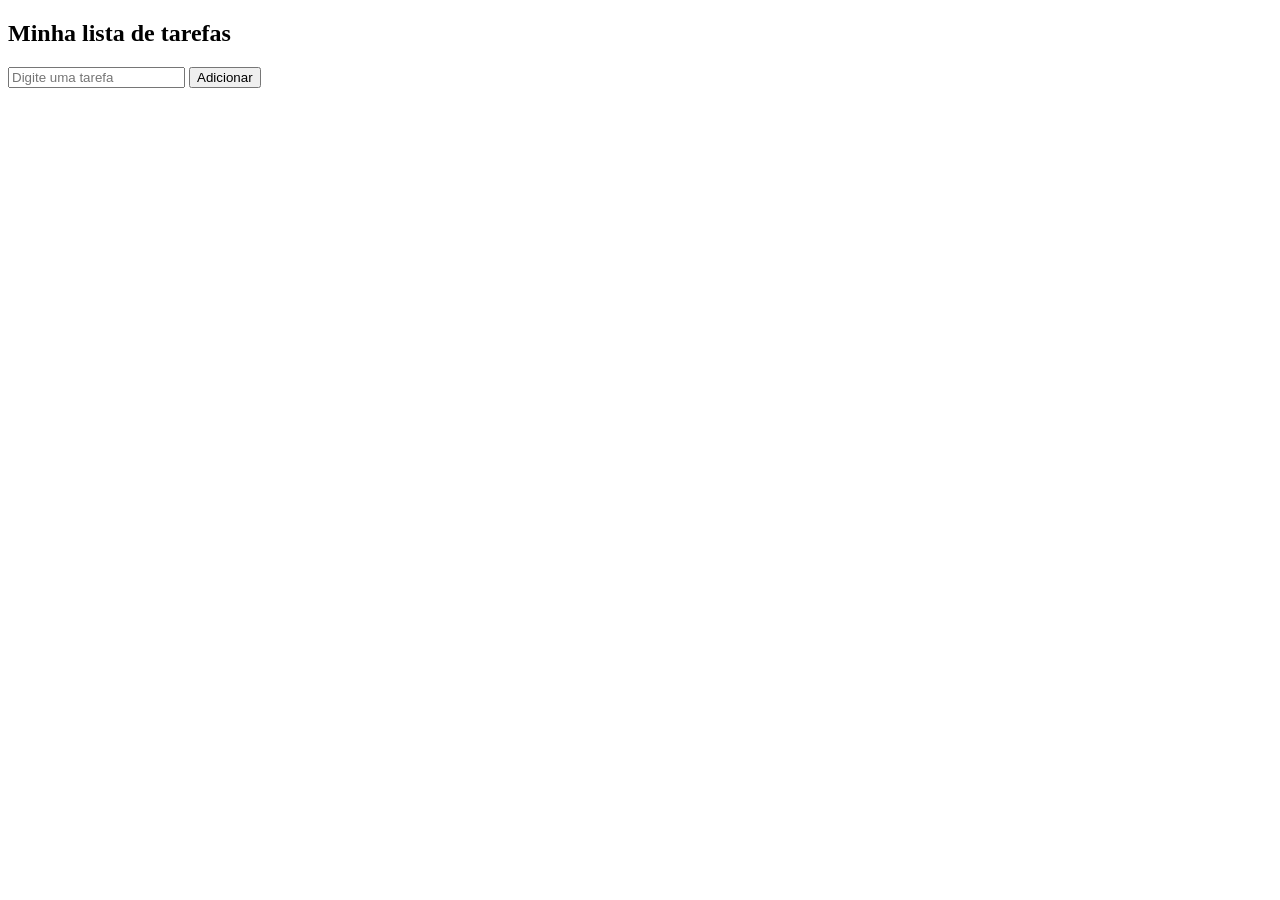
<file: Aula 11/Pratica/index.html>
<!DOCTYPE html>
<html lang="en">

<head>
    <meta charset="UTF-8">
    <meta name="viewport" content="width=device-width, initial-scale=1.0">
    <title>Aula de DOM</title>
</head>

<body>
    <!-- <section>
    <h1 id="titulo">Teste de pagina utilizando DOM</h1>

    <button onclick="alterarTitulo()">Clique aqui</button>
    <button onclick="mostrarMensagem()">Clique aqui!</button>
</section>






<section>
    <input type="text" id="nome" placeholder="Mostar nome">
    <button onclick="mostrarNome()">Mostrar nome</button>
    <p id="resultado"></p>
</section>


<section>
    <h1>Verificador de idade</h1>
    <input type="number" id="idade" placeholder="Digite sua idade">
    <button onclick="verificarIdade()">Verificar</button>
    <p id="resultadoIdade"></p>
</section>



<section>
    <img id="imagem" src="IMGS/315371840_newjeans.jpg" alt="Imagem do grupo de KPOP da quarta geração, denominado New Jeans" width="250px">
    <button onclick="alterarImagem()">Trocar imagens</button>
</section>


<section>
    <p id="texto-2">Menssagem secreta... Shhhh</p>
    <button onclick="esconderTexto()">Esconder</button>
    <button onclick="mostrarTexto()">Mostrar</button>
</section>
<section>
    <div id="area"></div>
    <button onclick="criarParagrafo()">Criar paragrafo</button>
</section>


<section>
    <p id="aviso">Este texto será removido</p>
    <button onclick="removerAviso()">Remover</button>
</section>

<section>
    <h1>Cauculadora de IMC</h1>
    <label>Peso:</label>
    <input type="number" id="peso" placeholder="Exemplo: 80">
    <br><br>


    <label>Altura:</label>
    <input type="number" id="altura" placeholder="Exemplo: 1.92" step="0.01">
    <br><br>

    <button onclick="calcularIMC()">Caucular</button>
    <p id="resultado"></p>
</section> -->

<section>
    <h1>Minha lista de tarefas</h1>

    <input type="text" id="tarefa" placeholder="Digite uma tarefa">
    <button onclick="adicionarTarefa()">Adicionar</button>

    <ul id="lista"></ul>
</section>


    <script src="JS/script.js"></script>
</body>

</html>
</file>
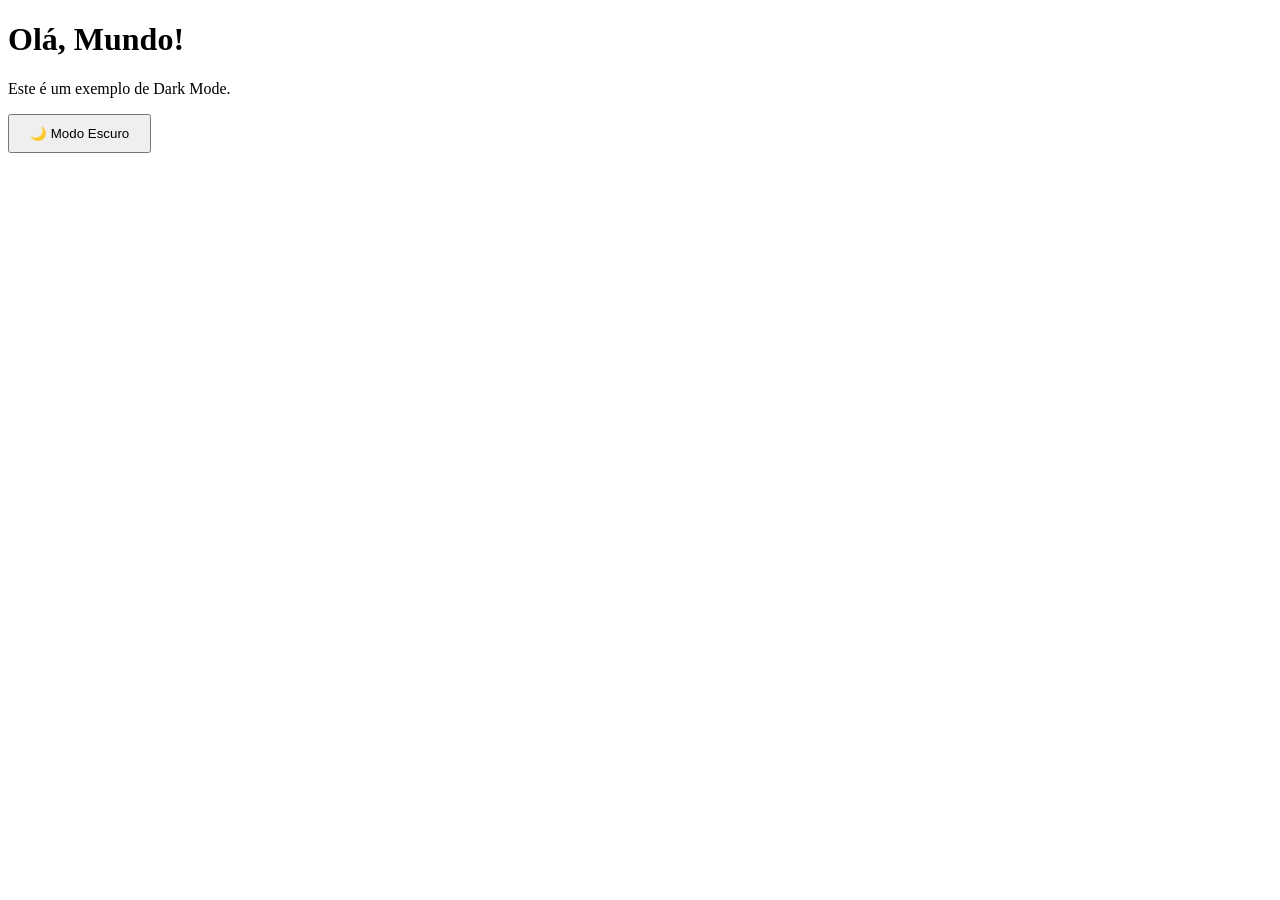
<file: Aula 12/Desafios/index.html>
<!DOCTYPE html>
<html lang="en">

<head>
    <meta charset="UTF-8">
    <meta name="viewport" content="width=device-width, initial-scale=1.0">
    <title>Aula de DOM</title>
    <link rel="stylesheet" href="CSS/styles.css">
</head>

<body>
    <!-- <button id="botao">Clique aqui</button> -->
    <!-- <input id="campo"> -->
    

    <h1>Olá, Mundo!</h1>
    <p>Este é um exemplo de Dark Mode.</p>

 <button id="botao">🌙 Modo Escuro</button>

    <script src="JS/script.js"></script>
</body> 

</html>
</file>
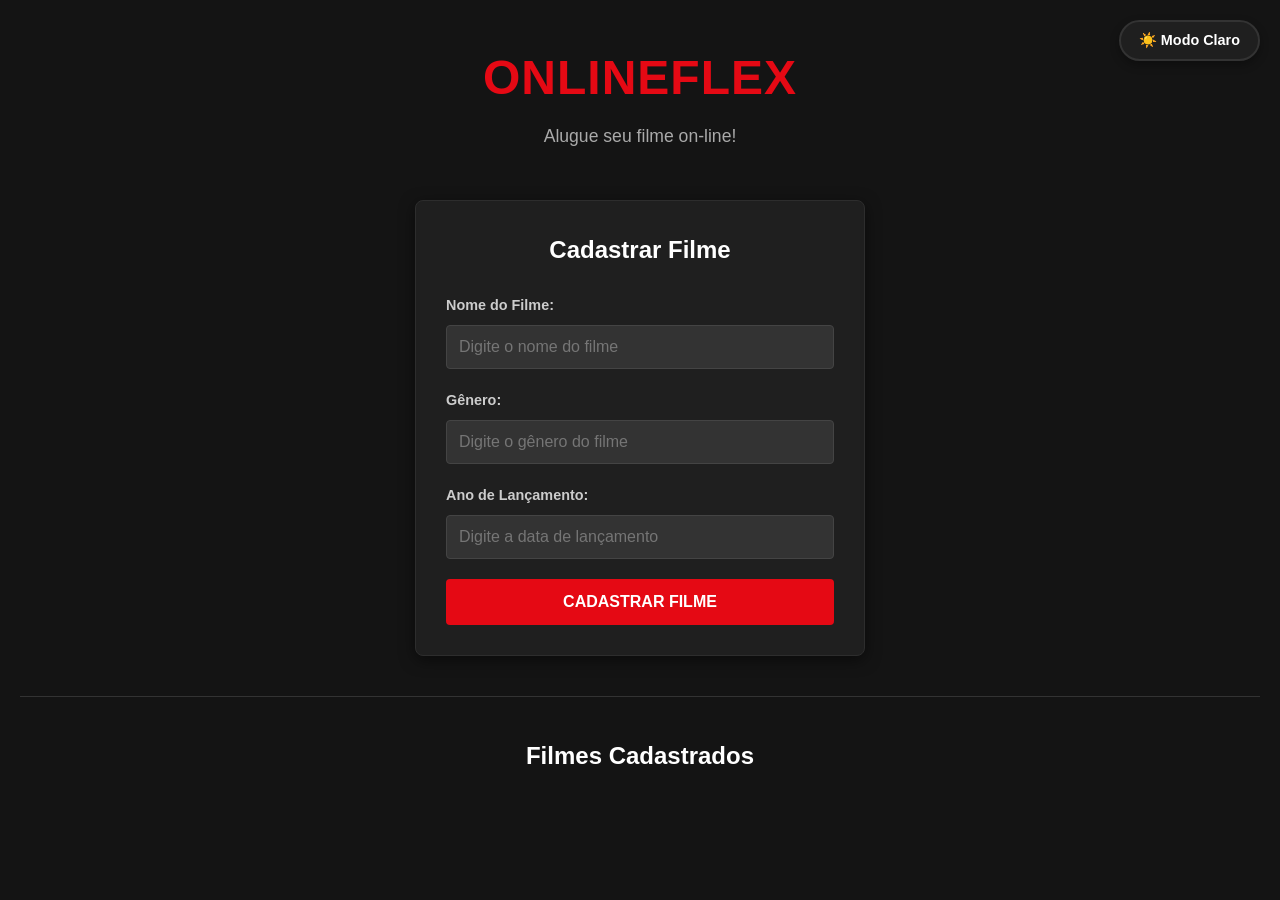
<file: Aula 12/DOM Avançado/index.html>
<!DOCTYPE html>
<html lang="pt-BR">
<head>
    <meta charset="UTF-8">
    <meta name="viewport" content="width=device-width, initial-scale=1.0">
    <title>Cadastro de Filmes - OnlineFlex</title>
    <link rel="stylesheet" href="CSS/styles.css">
</head>
<body>

    <button id="tema">☀️ Modo Claro</button>

    <header>
        <h1>OnlineFlex</h1>
        <p>Alugue seu filme on-line!</p>
    </header>

    <div class="form-container">
        <h2>Cadastrar Filme</h2>
        <form id="filmeForm">
            <div class="form-group">
                <label for="nome">Nome do Filme:</label>
                <input type="text" placeholder="Digite o nome do filme" id="nome" required>
            </div>
            <div class="form-group">
                <label for="genero">Gênero:</label>
                <input type="text" placeholder="Digite o gênero do filme" id="genero" required>
            </div>
            <div class="form-group">
                <label for="ano">Ano de Lançamento:</label>
                <input type="number" placeholder="Digite a data de lançamento" id="ano" required>
            </div>
            <button type="submit" class="btn-cadastrar">Cadastrar Filme</button>
        </form>
    </div>

    <hr>

    <h2>Filmes Cadastrados</h2>
    <div id="lista-filmes"></div>

    <script src="JS/script.js"></script>
</body>
</html>
</file>
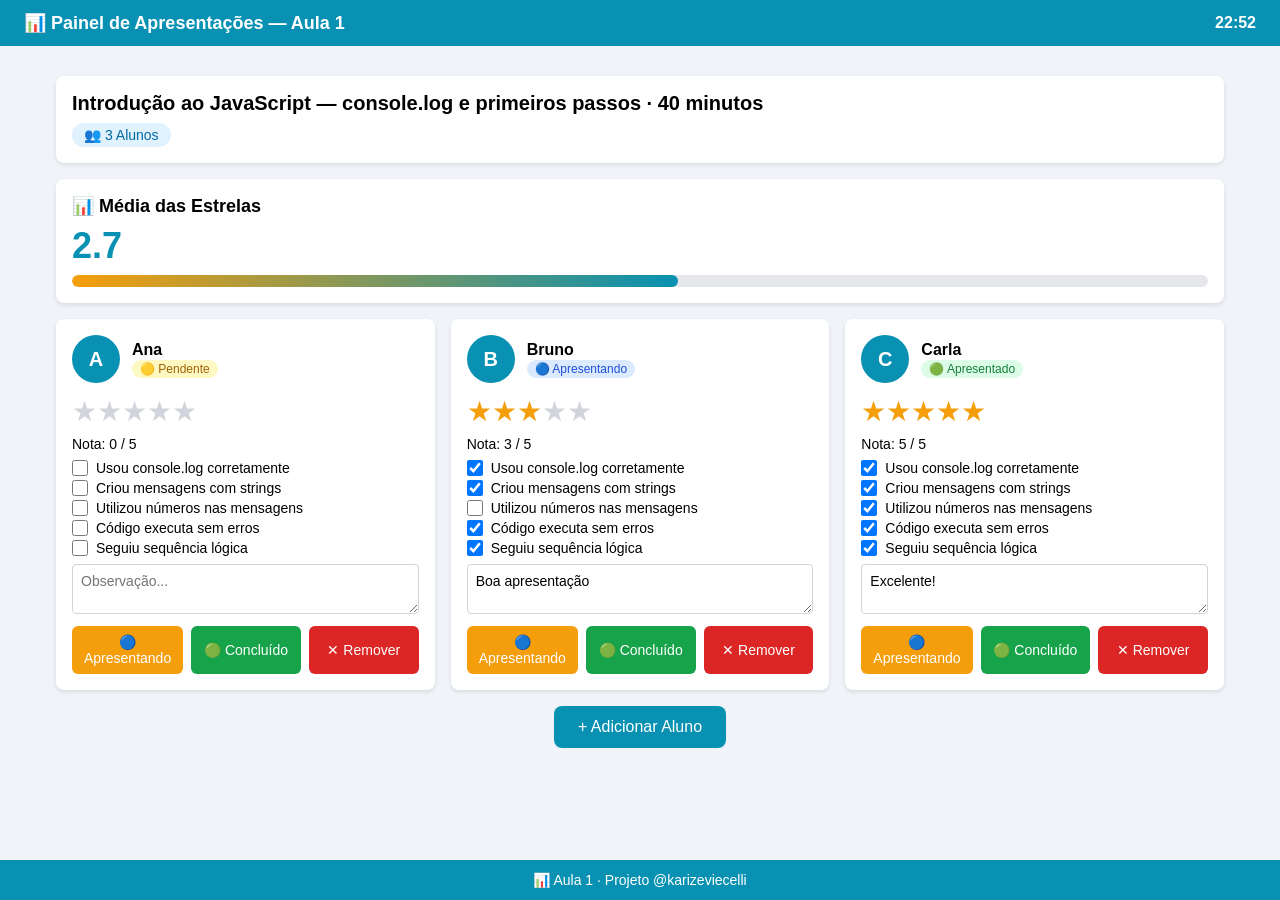
<file: Aula 01/feedback01.html>
<!DOCTYPE html>
<html lang="pt-BR">
<head>
<meta charset="UTF-8">
<meta name="viewport" content="width=device-width, initial-scale=1.0">
<title>Aula 1 - Feedback</title>
<style>
* { box-sizing: border-box; margin: 0; padding: 0; font-family: Arial, sans-serif; }
body { background: #f0f4f8; padding-top: 60px; padding-bottom: 60px; }
.topbar { position: fixed; top: 0; left: 0; right: 0; background: #0891b2; color: white; padding: 12px 24px; display: flex; justify-content: space-between; align-items: center; font-size: 18px; font-weight: bold; z-index: 1000; }
.topbar-time { font-size: 16px; }
.container { max-width: 1200px; margin: 0 auto; padding: 16px; }
.subtopo { background: white; border-radius: 8px; padding: 16px; margin-bottom: 16px; box-shadow: 0 2px 4px rgba(0,0,0,0.1); }
.subtopo h2 { font-size: 20px; margin-bottom: 8px; }
.subtopo .badge { display: inline-block; background: #e0f2fe; color: #0369a1; padding: 4px 12px; border-radius: 20px; font-size: 14px; }
.painel-media { background: white; border-radius: 8px; padding: 16px; margin-bottom: 16px; box-shadow: 0 2px 4px rgba(0,0,0,0.1); }
.painel-media h3 { font-size: 18px; margin-bottom: 8px; }
.media-value { font-size: 36px; font-weight: bold; color: #0891b2; }
.media-bar { width: 100%; background: #e5e7eb; border-radius: 8px; height: 12px; margin-top: 8px; overflow: hidden; }
.media-bar-fill { height: 100%; background: linear-gradient(90deg, #f59e0b, #0891b2); border-radius: 8px; transition: width 0.3s; }
.grid { display: grid; grid-template-columns: repeat(auto-fill, minmax(350px, 1fr)); gap: 16px; margin-bottom: 16px; }
.card { background: white; border-radius: 8px; padding: 16px; box-shadow: 0 2px 4px rgba(0,0,0,0.1); }
.card-header { display: flex; align-items: center; gap: 12px; margin-bottom: 12px; }
.avatar { width: 48px; height: 48px; border-radius: 50%; background: #0891b2; color: white; display: flex; align-items: center; justify-content: center; font-weight: bold; font-size: 20px; flex-shrink: 0; }
.card-name { font-weight: bold; font-size: 16px; }
.status-badge { padding: 2px 8px; border-radius: 12px; font-size: 12px; }
.status-pendente { background: #fef9c3; color: #a16207; }
.status-apresentando { background: #dbeafe; color: #1d4ed8; }
.status-apresentado { background: #dcfce7; color: #15803d; }
.stars { font-size: 28px; cursor: pointer; margin-bottom: 8px; }
.stars span { color: #d1d5db; transition: color 0.2s; }
.stars span.filled { color: #f59e0b; }
.note { font-size: 14px; margin-bottom: 8px; }
.criterios { margin-bottom: 8px; }
.criterio { display: flex; align-items: center; gap: 8px; margin-bottom: 4px; font-size: 14px; }
.criterio input { width: 16px; height: 16px; }
.observacao { width: 100%; padding: 8px; border: 1px solid #d1d5db; border-radius: 4px; resize: vertical; font-size: 14px; margin-bottom: 8px; }
.card-actions { display: flex; gap: 8px; }
.btn { border: none; padding: 8px 12px; border-radius: 6px; color: white; cursor: pointer; font-size: 14px; flex: 1; }
.btn-apresentando { background: #f59e0b; }
.btn-concluido { background: #16a34a; }
.btn-remover { background: #dc2626; }
.btn-add { background: #0891b2; color: white; border: none; padding: 12px 24px; border-radius: 8px; font-size: 16px; cursor: pointer; display: block; margin: 0 auto; }
.footer { position: fixed; bottom: 0; left: 0; right: 0; background: #0891b2; color: white; text-align: center; padding: 12px; font-size: 14px; }
.modal-overlay { display: none; position: fixed; top: 0; left: 0; right: 0; bottom: 0; background: rgba(0,0,0,0.5); z-index: 2000; justify-content: center; align-items: center; }
.modal-overlay.active { display: flex; }
.modal { background: white; border-radius: 8px; padding: 24px; width: 90%; max-width: 400px; }
.modal h3 { margin-bottom: 16px; }
.modal input { width: 100%; padding: 8px; border: 1px solid #d1d5db; border-radius: 4px; font-size: 16px; margin-bottom: 16px; }
.modal-actions { display: flex; gap: 8px; justify-content: flex-end; }
.modal-actions button { padding: 8px 16px; border: none; border-radius: 6px; cursor: pointer; font-size: 14px; }
.modal-cancel { background: #e5e7eb; color: #374151; }
.modal-save { background: #0891b2; color: white; }
</style>
</head>
<body>
<div class="topbar" id="topbar">
  <span>📊 Painel de Apresentações — Aula 1</span>
  <span class="topbar-time" id="topbarTime"></span>
</div>
<div class="container">
  <div class="subtopo">
    <h2>Introdução ao JavaScript — console.log e primeiros passos · 40 minutos</h2>
    <span class="badge" id="alunoCount">👥 0 Alunos</span>
  </div>
  <div class="painel-media">
    <h3>📊 Média das Estrelas</h3>
    <div class="media-value" id="mediaValue">0.0</div>
    <div class="media-bar"><div class="media-bar-fill" id="mediaBarFill" style="width:0%"></div></div>
  </div>
  <div class="grid" id="gridContainer"></div>
  <button class="btn-add" id="btnAdd">+ Adicionar Aluno</button>
</div>
<div class="footer">📊 Aula 1 · Projeto @karizeviecelli</div>
<div class="modal-overlay" id="modalOverlay">
  <div class="modal">
    <h3>Adicionar Aluno</h3>
    <input type="text" id="inputNome" placeholder="Nome do aluno" />
    <div class="modal-actions">
      <button class="modal-cancel" id="modalCancel">Cancelar</button>
      <button class="modal-save" id="modalSave">Adicionar</button>
    </div>
  </div>
</div>
<script>
const STORAGE_KEY = 'feedback_aula1';
let data = [];

function loadData() {
  const stored = localStorage.getItem(STORAGE_KEY);
  if (stored) {
    try { data = JSON.parse(stored); } catch(e) { data = []; }
  } else {
    data = [];
  }
}

function saveData() {
  localStorage.setItem(STORAGE_KEY, JSON.stringify(data));
}

function render() {
  const grid = document.getElementById('gridContainer');
  grid.innerHTML = '';
  data.forEach((student, index) => {
    const card = document.createElement('div');
    card.className = 'card';
    card.dataset.index = index;
    const initial = student.nome ? student.nome.charAt(0).toUpperCase() : '?';
    const statusClass = student.status === 'apresentando' ? 'status-apresentando' : student.status === 'apresentado' ? 'status-apresentado' : 'status-pendente';
    const statusText = student.status === 'apresentando' ? '🔵 Apresentando' : student.status === 'apresentado' ? '🟢 Apresentado' : '🟡 Pendente';
    let starsHtml = '';
    for (let i = 1; i <= 5; i++) {
      const filled = student.estrelas >= i ? 'filled' : '';
      starsHtml += `<span class="star ${filled}" data-index="${i}">★</span>`;
    }
    let criteriosHtml = '';
    const criterios = ['Usou console.log corretamente','Criou mensagens com strings','Utilizou números nas mensagens','Código executa sem erros','Seguiu sequência lógica'];
    criterios.forEach((c, idx) => {
      const checked = student.criterios && student.criterios[idx] ? 'checked' : '';
      criteriosHtml += `<div class="criterio"><input type="checkbox" data-criterio="${idx}" ${checked}><span>${c}</span></div>`;
    });
    card.innerHTML = `
      <div class="card-header">
        <div class="avatar">${initial}</div>
        <div>
          <div class="card-name">${student.nome}</div>
          <span class="status-badge ${statusClass}">${statusText}</span>
        </div>
      </div>
      <div class="stars" data-rating="${student.estrelas || 0}">
        ${starsHtml}
      </div>
      <div class="note">Nota: ${student.estrelas || 0} / 5</div>
      <div class="criterios">${criteriosHtml}</div>
      <textarea class="observacao" placeholder="Observação...">${student.observacao || ''}</textarea>
      <div class="card-actions">
        <button class="btn btn-apresentando">🔵 Apresentando</button>
        <button class="btn btn-concluido">🟢 Concluído</button>
        <button class="btn btn-remover">✕ Remover</button>
      </div>
    `;
    grid.appendChild(card);
  });
  updateMedia();
  updateAlunoCount();
}

function updateMedia() {
  const total = data.reduce((sum, s) => sum + (s.estrelas || 0), 0);
  const avg = data.length ? (total / data.length) : 0;
  document.getElementById('mediaValue').textContent = avg.toFixed(1);
  const pct = data.length ? (avg / 5 * 100) : 0;
  document.getElementById('mediaBarFill').style.width = pct + '%';
}

function updateAlunoCount() {
  document.getElementById('alunoCount').textContent = `👥 ${data.length} Alunos`;
}

function updateTime() {
  const now = new Date();
  const h = String(now.getHours()).padStart(2, '0');
  const m = String(now.getMinutes()).padStart(2, '0');
  document.getElementById('topbarTime').textContent = h + ':' + m;
}

// Event delegation on grid
document.getElementById('gridContainer').addEventListener('click', function(e) {
  const card = e.target.closest('.card');
  if (!card) return;
  const index = parseInt(card.dataset.index);
  const student = data[index];
  if (!student) return;
  
  // Stars
  if (e.target.classList.contains('star')) {
    const rating = parseInt(e.target.dataset.index);
    student.estrelas = rating;
    saveData();
    render();
    return;
  }
  
  // Buttons
  if (e.target.classList.contains('btn-apresentando')) {
    student.status = 'apresentando';
    saveData();
    render();
    return;
  }
  if (e.target.classList.contains('btn-concluido')) {
    student.status = 'apresentado';
    saveData();
    render();
    return;
  }
  if (e.target.classList.contains('btn-remover')) {
    data.splice(index, 1);
    saveData();
    render();
    return;
  }
});

// Change events for checkboxes and textarea (delegation)
document.getElementById('gridContainer').addEventListener('change', function(e) {
  const card = e.target.closest('.card');
  if (!card) return;
  const index = parseInt(card.dataset.index);
  const student = data[index];
  if (!student) return;
  
  if (e.target.matches('input[type="checkbox"]')) {
    const criterioIdx = parseInt(e.target.dataset.criterio);
    if (!student.criterios) student.criterios = [false,false,false,false,false];
    student.criterios[criterioIdx] = e.target.checked;
    saveData();
    // no need to re-render
  }
  if (e.target.matches('textarea.observacao')) {
    student.observacao = e.target.value;
    saveData();
  }
});

// Modal
document.getElementById('btnAdd').addEventListener('click', function() {
  document.getElementById('modalOverlay').classList.add('active');
  document.getElementById('inputNome').value = '';
  document.getElementById('inputNome').focus();
});

function closeModal() {
  document.getElementById('modalOverlay').classList.remove('active');
}

document.getElementById('modalCancel').addEventListener('click', closeModal);
document.getElementById('modalOverlay').addEventListener('click', function(e) {
  if (e.target === this) closeModal();
});

document.getElementById('modalSave').addEventListener('click', function() {
  const nome = document.getElementById('inputNome').value.trim();
  if (!nome) {
    alert('Digite um nome.');
    return;
  }
  data.push({
    nome: nome,
    status: 'pendente',
    estrelas: 0,
    criterios: [false,false,false,false,false],
    observacao: ''
  });
  saveData();
  render();
  closeModal();
});

// Initialization
loadData();
if (data.length === 0) {
  // default students for demo
  data = [
    { nome: 'Ana', status: 'pendente', estrelas: 0, criterios: [false,false,false,false,false], observacao: '' },
    { nome: 'Bruno', status: 'apresentando', estrelas: 3, criterios: [true,true,false,true,true], observacao: 'Boa apresentação' },
    { nome: 'Carla', status: 'apresentado', estrelas: 5, criterios: [true,true,true,true,true], observacao: 'Excelente!' }
  ];
  saveData();
}
render();
updateTime();
setInterval(updateTime, 60000);
</script>
</body>
</html>
</file>
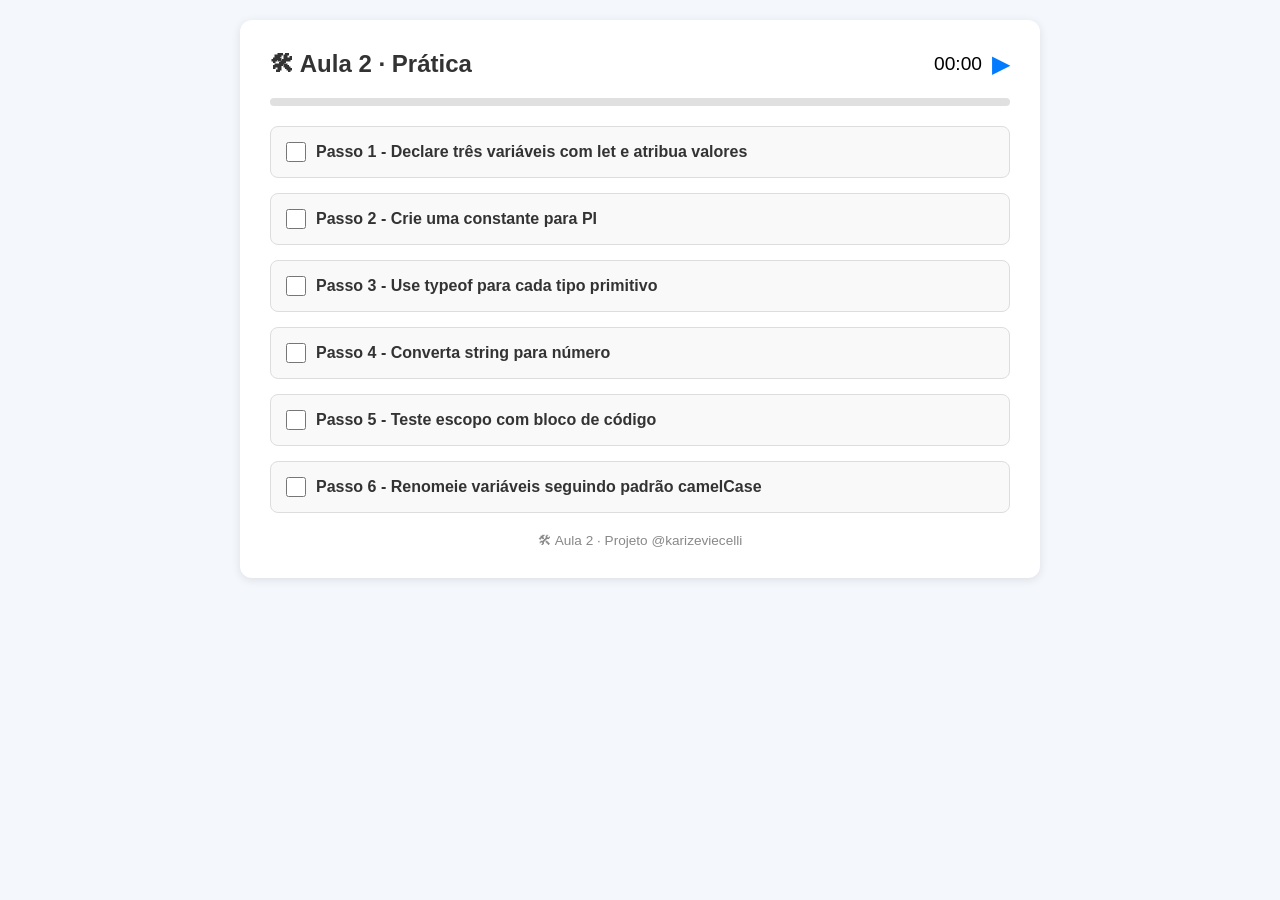
<file: Aula 02/03_pratica.html>
<!DOCTYPE html>
<html lang="pt-BR">
<head>
<meta charset="UTF-8">
<meta name="viewport" content="width=device-width, initial-scale=1.0">
<title>Aula 2 - Prática</title>
<style>
  * { margin: 0; padding: 0; box-sizing: border-box; font-family: Arial, sans-serif; }
  body { background: #f4f7fc; display: flex; justify-content: center; padding: 20px; }
  .container { max-width: 800px; width: 100%; background: white; border-radius: 12px; box-shadow: 0 2px 10px rgba(0,0,0,0.1); padding: 30px; }
  .topbar { display: flex; align-items: center; justify-content: space-between; margin-bottom: 20px; }
  .topbar h1 { font-size: 1.5rem; color: #333; }
  .timer { display: flex; align-items: center; gap: 10px; font-size: 1.2rem; }
  .timer button { background: none; border: none; font-size: 1.5rem; cursor: pointer; color: #007bff; }
  .progress-bar { height: 8px; background: #e0e0e0; border-radius: 4px; margin-bottom: 20px; }
  .progress-fill { height: 100%; background: #28a745; border-radius: 4px; transition: width 0.3s; width: 0%; }
  .card { background: #f9f9f9; border-radius: 8px; padding: 15px; margin-bottom: 15px; border: 1px solid #ddd; }
  .card-header { display: flex; align-items: center; gap: 10px; cursor: pointer; }
  .card-header input[type="checkbox"] { width: 20px; height: 20px; cursor: pointer; }
  .card-header h3 { flex: 1; font-size: 1rem; color: #333; }
  .card-body { display: none; margin-top: 10px; }
  .card-body.show { display: block; }
  .instrucao, .dica { margin-bottom: 10px; font-size: 0.95rem; color: #555; }
  .dica { background: #fff3cd; padding: 8px; border-radius: 4px; border-left: 4px solid #ffc107; }
  .btn-gabarito { background: #007bff; color: white; border: none; padding: 8px 16px; border-radius: 4px; cursor: pointer; font-size: 0.9rem; }
  .gabarito { display: none; background: #2d2d2d; color: #f8f8f2; padding: 10px; border-radius: 4px; margin-top: 10px; font-family: 'Courier New', monospace; font-size: 0.9rem; overflow-x: auto; white-space: pre-wrap; }
  .gabarito.show { display: block; }
  .cta { display: none; text-align: center; margin-top: 20px; padding: 20px; background: #d4edda; border-radius: 8px; }
  .cta.show { display: block; }
  .cta a { display: inline-block; background: #28a745; color: white; padding: 12px 30px; border-radius: 6px; text-decoration: none; font-weight: bold; }
  .footer { text-align: center; margin-top: 20px; color: #888; font-size: 0.85rem; }
</style>
</head>
<body>
<div class="container">
  <div class="topbar">
    <h1>🛠 Aula 2 · Prática</h1>
    <div class="timer">
      <span id="timerDisplay">00:00</span>
      <button id="timerToggle">▶</button>
    </div>
  </div>
  <div class="progress-bar"><div class="progress-fill" id="progressFill"></div></div>

  <!-- Passo 1 -->
  <div class="card" data-step="1">
    <div class="card-header" onclick="toggleCard(this)">
      <input type="checkbox" onchange="updateProgress()">
      <h3>Passo 1 - Declare três variáveis com let e atribua valores</h3>
    </div>
    <div class="card-body">
      <div class="instrucao">Crie três variáveis usando let. Uma com seu nome (string), uma com sua idade (number) e uma com seu hobbie favorito (string). Exiba cada uma no console.</div>
      <div class="dica">Dica: Use console.log() para ver o valor de cada variável.</div>
      <button class="btn-gabarito" onclick="toggleGabarito(this)">📖 Gabarito</button>
      <div class="gabarito">let nome = "Ana"; <br>let idade = 22; <br>let hobbie = "ler";<br>console.log(nome);<br>console.log(idade); <br>console.log(hobbie);</div>
    </div>
  </div>

  <!-- Passo 2 -->
  <div class="card" data-step="2">
    <div class="card-header" onclick="toggleCard(this)">
      <input type="checkbox" onchange="updateProgress()">
      <h3>Passo 2 - Crie uma constante para PI</h3>
    </div>
    <div class="card-body">
      <div class="instrucao">Crie uma constante chamada PI com o valor 3.14159. Depois crie outra variável com o raio de um círculo e calcule a área (PI * raio * raio). Exiba o resultado.</div>
      <div class="dica">Dica: const não pode ser reatribuída.</div>
      <button class="btn-gabarito" onclick="toggleGabarito(this)">📖 Gabarito</button>
      <div class="gabarito">const PI = 3.14159;<br>let raio = 5; <br>let area = PI * raio * raio; <br>console.log(area);</div>
    </div>
  </div>

  <!-- Passo 3 -->
  <div class="card" data-step="3">
    <div class="card-header" onclick="toggleCard(this)">
      <input type="checkbox" onchange="updateProgress()">
      <h3>Passo 3 - Use typeof para cada tipo primitivo</h3>
    </div>
    <div class="card-body">
      <div class="instrucao">Crie uma variável de cada tipo primitivo e use typeof para descobrir o tipo de cada uma.</div>
      <div class="dica">Dica: typeof variavel retorna o tipo como string.</div>
      <button class="btn-gabarito" onclick="toggleGabarito(this)">📖 Gabarito</button>
      <div class="gabarito">let nome = "João"; <br>let idade = 30; <br>let ativo = true; <br>console.log(typeof nome); <br>console.log(typeof idade); <br>console.log(typeof ativo);</div>
    </div>
  </div>

  <!-- Passo 4 -->
  <div class="card" data-step="4">
    <div class="card-header" onclick="toggleCard(this)">
      <input type="checkbox" onchange="updateProgress()">
      <h3>Passo 4 - Converta string para número</h3>
    </div>
    <div class="card-body">
      <div class="instrucao">Crie uma string com um número dentro e converta para número usando Number().</div>
      <div class="dica">Dica: Number() converte string para número.</div>
      <button class="btn-gabarito" onclick="toggleGabarito(this)">📖 Gabarito</button>
      <div class="gabarito">let stringNumero = "50"; <br>let numero = Number(stringNumero); <br>let resultado = numero + 10; <br>console.log(resultado);</div>
    </div>
  </div>

  <!-- Passo 5 -->
  <div class="card" data-step="5">
    <div class="card-header" onclick="toggleCard(this)">
      <input type="checkbox" onchange="updateProgress()">
      <h3>Passo 5 - Teste escopo com bloco de código</h3>
    </div>
    <div class="card-body">
      <div class="instrucao">Crie uma variável let fora de um bloco { }. Dentro do bloco, crie outra com o mesmo nome mas valor diferente. Exiba os valores.</div>
      <div class="dica">Dica: Variáveis let dentro de { } só existem dentro daquele bloco.</div>
      <button class="btn-gabarito" onclick="toggleGabarito(this)">📖 Gabarito</button>
      <div class="gabarito">let mensagem = "Fora"; <br>{ let mensagem = "Dentro"; <br>console.log(mensagem); <br>} console.log(mensagem);</div>
    </div>
  </div>

  <!-- Passo 6 -->
  <div class="card" data-step="6">
    <div class="card-header" onclick="toggleCard(this)">
      <input type="checkbox" onchange="updateProgress()">
      <h3>Passo 6 - Renomeie variáveis seguindo padrão camelCase</h3>
    </div>
    <div class="card-body">
      <div class="instrucao">Renomeie variáveis com nomes ruins para camelCase descritivos.</div>
      <div class="dica">Dica: camelCase: primeira minúscula, próximas maiúsculas.</div>
      <button class="btn-gabarito" onclick="toggleGabarito(this)">📖 Gabarito</button>
      <div class="gabarito">let nome = "João"; <br>let idade = 25; <br>let cidade = "SP"; <br>console.log(nome, idade, cidade);</div>
    </div>
  </div>

  <div class="cta" id="cta">
    <p>Todos os passos concluídos!</p>
    <a href="04_desafio.html">➜ Seguir para o Desafio</a>
  </div>

  <div class="footer">🛠 Aula 2 · Projeto @karizeviecelli</div>
</div>

<script>
  let timerInterval = null;
  let seconds = 0;
  const timerDisplay = document.getElementById('timerDisplay');
  const timerToggle = document.getElementById('timerToggle');

  timerToggle.addEventListener('click', function() {
    if (timerInterval) {
      clearInterval(timerInterval);
      timerInterval = null;
      timerToggle.textContent = '▶';
    } else {
      timerInterval = setInterval(() => {
        seconds++;
        const mins = String(Math.floor(seconds / 60)).padStart(2, '0');
        const secs = String(seconds % 60).padStart(2, '0');
        timerDisplay.textContent = mins + ':' + secs;
      }, 1000);
      timerToggle.textContent = '⏸';
    }
  });

  function toggleCard(header) {
    const body = header.nextElementSibling;
    if (body.style.display === 'block') {
      body.style.display = 'none';
    } else {
      body.style.display = 'block';
    }
  }

  function toggleGabarito(btn) {
    const gab = btn.nextElementSibling;
    gab.classList.toggle('show');
  }

  function updateProgress() {
    const checkboxes = document.querySelectorAll('.card input[type="checkbox"]');
    const total = checkboxes.length;
    let checked = 0;
    checkboxes.forEach(cb => { if (cb.checked) checked++; });
    const percent = (checked / total) * 100;
    document.getElementById('progressFill').style.width = percent + '%';
    if (checked === total) {
      document.getElementById('cta').classList.add('show');
    } else {
      document.getElementById('cta').classList.remove('show');
    }
  }
</script>
</body>
</html>
</file>
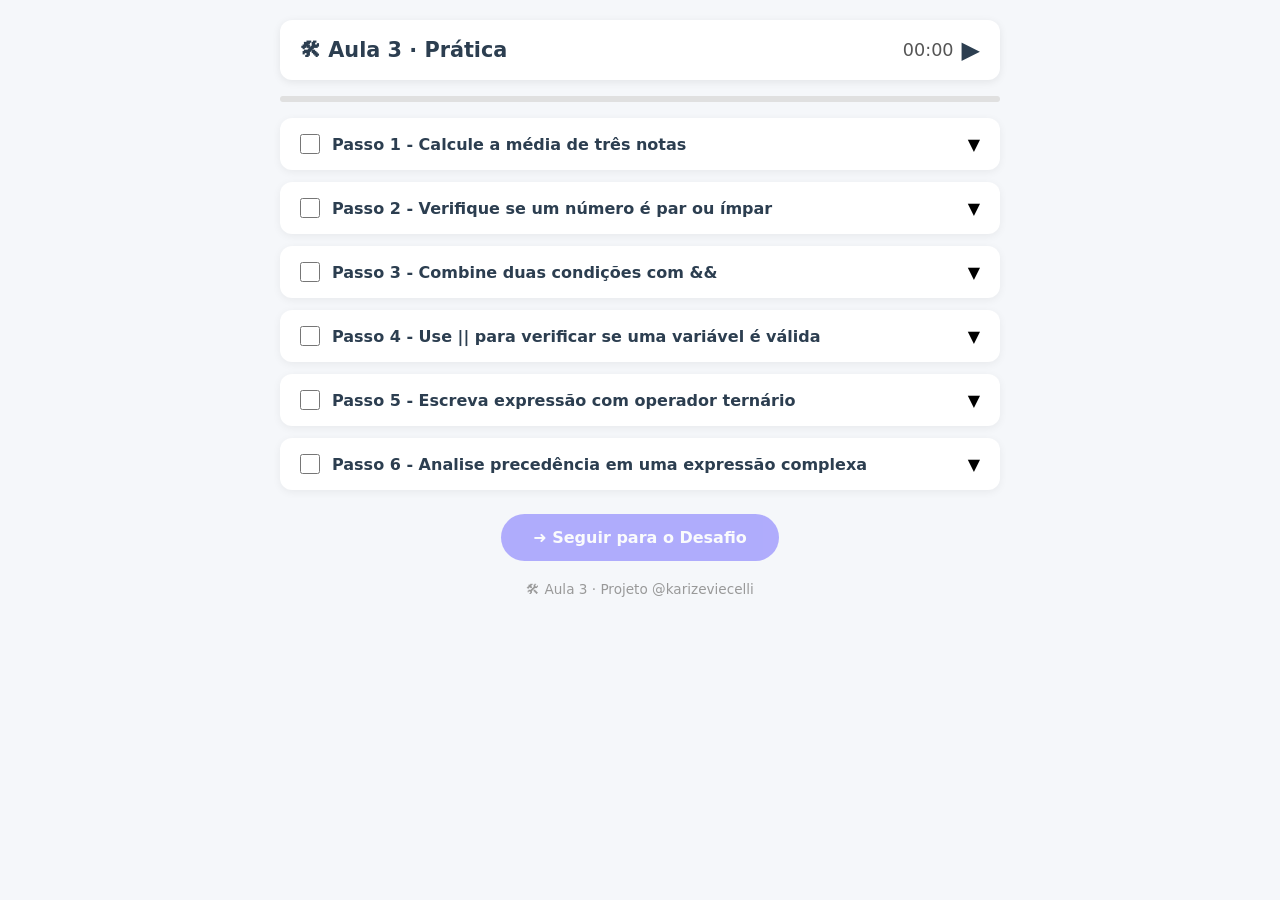
<file: Aula 03/03_pratica.html>
<!DOCTYPE html>
<html lang="pt-br">
<head>
  <meta charset="UTF-8">
  <meta name="viewport" content="width=device-width, initial-scale=1.0">
  <title>Aula 3 - Prática</title>
  <style>
    * { margin: 0; padding: 0; box-sizing: border-box; font-family: system-ui, sans-serif; }
    body { background: #f5f7fa; padding: 20px; display: flex; justify-content: center; }
    .container { max-width: 720px; width: 100%; }
    .topbar { display: flex; justify-content: space-between; align-items: center; background: #fff; padding: 16px 20px; border-radius: 12px; box-shadow: 0 2px 8px rgba(0,0,0,0.08); }
    .topbar h1 { font-size: 1.3rem; color: #2c3e50; }
    .timer { display: flex; align-items: center; gap: 8px; font-size: 1.1rem; color: #555; }
    .timer button { background: none; border: none; font-size: 1.5rem; cursor: pointer; color: #2c3e50; }
    .progress-bar { background: #e0e0e0; height: 6px; border-radius: 3px; margin: 16px 0; overflow: hidden; }
    .progress-fill { height: 100%; width: 0%; background: linear-gradient(90deg, #6c63ff, #48c6ef); transition: width 0.3s; border-radius: 3px; }
    .card { background: #fff; border-radius: 12px; box-shadow: 0 2px 8px rgba(0,0,0,0.06); margin-bottom: 12px; overflow: hidden; }
    .card-header { display: flex; align-items: center; gap: 12px; padding: 16px 20px; cursor: pointer; transition: background 0.2s; }
    .card-header:hover { background: #f0f2f5; }
    .card-header input[type="checkbox"] { width: 20px; height: 20px; accent-color: #6c63ff; }
    .card-header h2 { font-size: 1rem; color: #2c3e50; flex: 1; }
    .card-header .arrow { transition: transform 0.3s; }
    .card-body { padding: 0 20px 16px; display: none; }
    .card-body.active { display: block; }
    .card-body p { color: #555; margin-bottom: 8px; line-height: 1.5; }
    .card-body .dica { background: #eef6ff; padding: 10px; border-radius: 8px; font-size: 0.9rem; color: #2c3e50; margin: 12px 0; }
    .btn-gabarito { background: #6c63ff; color: #fff; border: none; padding: 8px 16px; border-radius: 6px; cursor: pointer; font-size: 0.9rem; transition: background 0.2s; }
    .btn-gabarito:hover { background: #5a52d5; }
    .gabarito-content { background: #f8f9fa; padding: 12px; border-radius: 8px; margin-top: 12px; font-family: 'Courier New', monospace; font-size: 0.9rem; white-space: pre-wrap; display: none; }
    .gabarito-content.show { display: block; }
    .cta { text-align: center; margin-top: 24px; }
    .cta a { display: inline-block; background: #6c63ff; color: #fff; padding: 14px 32px; border-radius: 30px; text-decoration: none; font-weight: 600; font-size: 1rem; transition: background 0.2s; opacity: 0.5; pointer-events: none; }
    .cta a.enabled { opacity: 1; pointer-events: auto; }
    .cta a:hover { background: #5a52d5; }
    .footer { text-align: center; margin-top: 20px; color: #999; font-size: 0.85rem; }
  </style>
</head>
<body>
<div class="container">
  <div class="topbar">
    <h1>🛠 Aula 3 · Prática</h1>
    <div class="timer">
      <span id="timerDisplay">00:00</span>
      <button id="timerToggle">▶</button>
    </div>
  </div>
  <div class="progress-bar">
    <div id="progressFill" class="progress-fill"></div>
  </div>

  <div class="card">
    <div class="card-header" onclick="toggleCard(this)">
      <input type="checkbox" onchange="updateProgress()">
      <h2>Passo 1 - Calcule a média de três notas</h2>
      <span class="arrow">▼</span>
    </div>
    <div class="card-body">
      <p><strong>Instrução:</strong> Crie três variáveis com notas (number) e calcule a média aritmética delas. Exiba o resultado no console.</p>
      <div class="dica">💡 Dica: Média = (nota1 + nota2 + nota3) / 3</div>
      <button class="btn-gabarito" onclick="toggleGabarito(this)">📖 Gabarito</button>
      <div class="gabarito-content">let n1 = 8; <br>let n2 = 7; <br>let n3 = 9; <br>let media = (n1 + n2 + n3) / 3; <br>console.log(media);</div>
    </div>
  </div>

  <div class="card">
    <div class="card-header" onclick="toggleCard(this)">
      <input type="checkbox" onchange="updateProgress()">
      <h2>Passo 2 - Verifique se um número é par ou ímpar</h2>
      <span class="arrow">▼</span>
    </div>
    <div class="card-body">
      <p><strong>Instrução:</strong> Crie uma variável com um número qualquer. Use o operador % (resto) para verificar se o número é par ou ímpar. Se resto for 0, é par.</p>
      <div class="dica">💡 Dica: numero % 2 retorna 0 para números pares.</div>
      <button class="btn-gabarito" onclick="toggleGabarito(this)">📖 Gabarito</button>
      <div class="gabarito-content">let numero = 7; <br>let resto = numero % 2; <br>let resultado = resto === 0; <br>console.log(resultado);</div>
    </div>
  </div>

  <div class="card">
    <div class="card-header" onclick="toggleCard(this)">
      <input type="checkbox" onchange="updateProgress()">
      <h2>Passo 3 - Combine duas condições com &&</h2>
      <span class="arrow">▼</span>
    </div>
    <div class="card-body">
      <p><strong>Instrução:</strong> Crie duas variáveis booleanas (ex: maior de idade e tem ingresso). Use && para verificar se ambas são verdadeiras. Exiba o resultado.</p>
      <div class="dica">💡 Dica: && retorna true apenas se TODAS as condições forem verdadeiras.</div>
      <button class="btn-gabarito" onclick="toggleGabarito(this)">📖 Gabarito</button>
      <div class="gabarito-content">let maiorIdade = true; <br>let temIngresso = true; <br>let podeEntrar = maiorIdade && temIngresso; <br>console.log(podeEntrar);</div>
    </div>
  </div>

  <div class="card">
    <div class="card-header" onclick="toggleCard(this)">
      <input type="checkbox" onchange="updateProgress()">
      <h2>Passo 4 - Use || para verificar se uma variável é válida</h2>
      <span class="arrow">▼</span>
    </div>
    <div class="card-body">
      <p><strong>Instrução:</strong> Crie uma variável que pode ser null ou undefined. Use || para verificar se ela tem um valor válido. Se for null, use um valor padrão.</p>
      <div class="dica">💡 Dica: || retorna o primeiro valor verdadeiro. nome || "Visitante" retorna "Visitante" se nome for vazio.</div>
      <button class="btn-gabarito" onclick="toggleGabarito(this)">📖 Gabarito</button>
      <div class="gabarito-content">let nome = ""; <br>let usuario = nome || "Visitante"; <br>console.log(usuario);</div>
    </div>
  </div>

  <div class="card">
    <div class="card-header" onclick="toggleCard(this)">
      <input type="checkbox" onchange="updateProgress()">
      <h2>Passo 5 - Escreva expressão com operador ternário</h2>
      <span class="arrow">▼</span>
    </div>
    <div class="card-body">
      <p><strong>Instrução:</strong> Crie uma variável com uma temperatura. Use o operador ternário para verificar se está quente (> 25) ou frio. Exiba o resultado.</p>
      <div class="dica">💡 Dica: condicao ? valorSeVerdadeiro : valorSeFalso</div>
      <button class="btn-gabarito" onclick="toggleGabarito(this)">📖 Gabarito</button>
      <div class="gabarito-content">let temperatura = 30; <br>let clima = temperatura > 25 ? "Quente" : "Frio"; console.log(clima);</div>
    </div>
  </div>

  <div class="card">
    <div class="card-header" onclick="toggleCard(this)">
      <input type="checkbox" onchange="updateProgress()">
      <h2>Passo 6 - Analise precedência em uma expressão complexa</h2>
      <span class="arrow">▼</span>
    </div>
    <div class="card-body">
      <p><strong>Instrução:</strong> Crie uma expressão que combine +, * e (). Compare o resultado com e sem parênteses para entender a precedência. Exiba ambos.</p>
      <div class="dica">💡 Dica: Parênteses têm maior prioridade que multiplicação, que tem prioridade que soma.</div>
      <button class="btn-gabarito" onclick="toggleGabarito(this)">📖 Gabarito</button>
      <div class="gabarito-content">let semParenteses = 5 + 3 * 2; <br>let comParenteses = (5 + 3) * 2; <br>console.log(semParenteses, comParenteses);</div>
    </div>
  </div>

  <div class="cta">
    <a id="ctaLink" href="04_desafio.html">➜ Seguir para o Desafio</a>
  </div>
  <div class="footer">🛠 Aula 3 · Projeto @karizeviecelli</div>
</div>

<script>
  let timerInterval = null;
  let seconds = 0;
  let running = false;
  const timerDisplay = document.getElementById('timerDisplay');
  const timerToggle = document.getElementById('timerToggle');

  function formatTime(sec) {
    const m = String(Math.floor(sec / 60)).padStart(2, '0');
    const s = String(sec % 60).padStart(2, '0');
    return `${m}:${s}`;
  }

  function toggleTimer() {
    if (running) {
      clearInterval(timerInterval);
      timerToggle.textContent = '▶';
    } else {
      timerInterval = setInterval(() => {
        seconds++;
        timerDisplay.textContent = formatTime(seconds);
      }, 1000);
      timerToggle.textContent = '⏸';
    }
    running = !running;
  }

  timerToggle.addEventListener('click', toggleTimer);

  function toggleCard(header) {
    const body = header.nextElementSibling;
    const arrow = header.querySelector('.arrow');
    body.classList.toggle('active');
    arrow.textContent = body.classList.contains('active') ? '▲' : '▼';
  }

  function toggleGabarito(btn) {
    const content = btn.nextElementSibling;
    content.classList.toggle('show');
  }

  function updateProgress() {
    const checkboxes = document.querySelectorAll('.card-header input[type="checkbox"]');
    const checked = Array.from(checkboxes).filter(cb => cb.checked).length;
    const total = checkboxes.length;
    const pct = (checked / total) * 100;
    document.getElementById('progressFill').style.width = pct + '%';
    const ctaLink = document.getElementById('ctaLink');
    if (checked === total) {
      ctaLink.classList.add('enabled');
    } else {
      ctaLink.classList.remove('enabled');
    }
  }
</script>
</body>
</html>
</file>
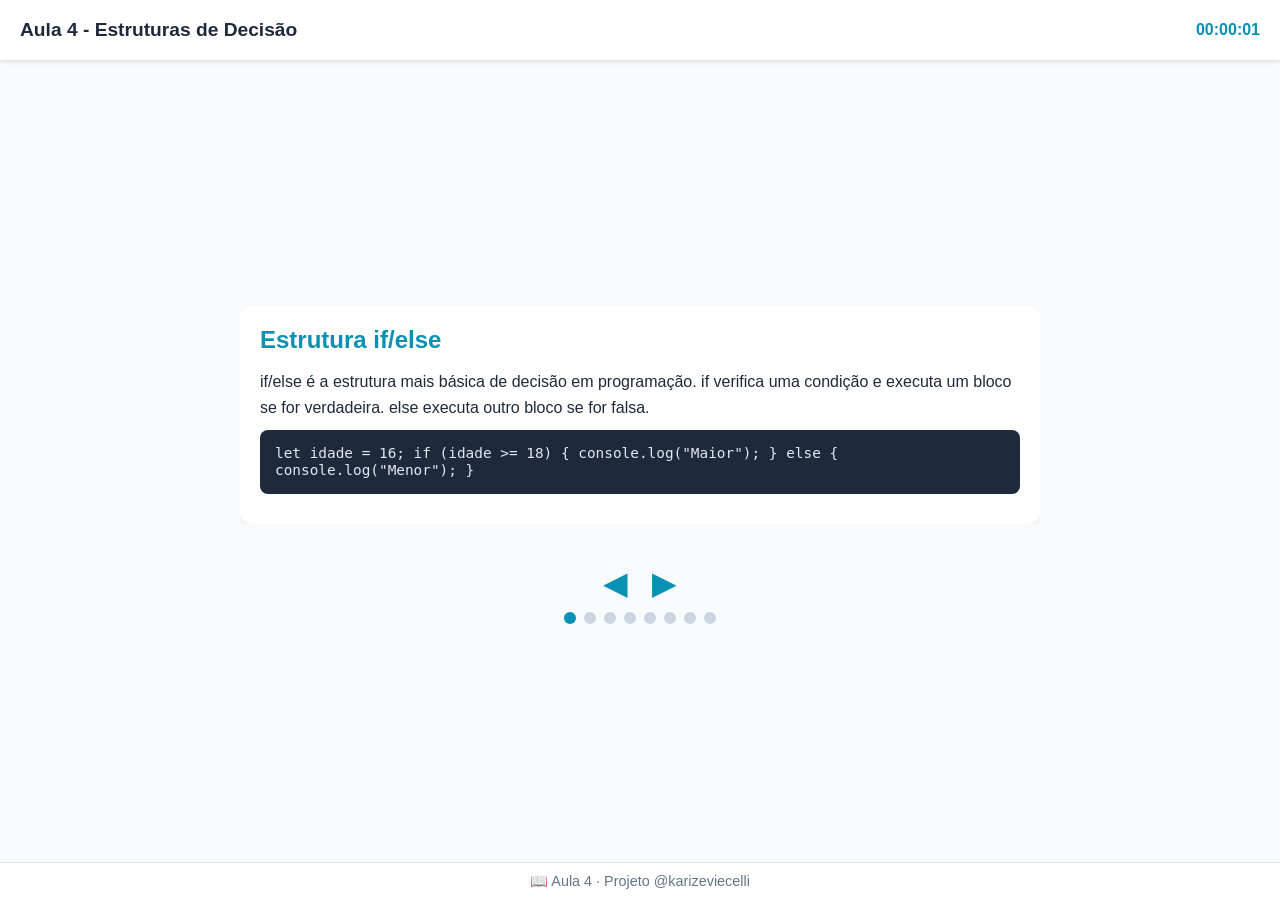
<file: Aula 04/01_exposicao.html>
<!DOCTYPE html>
<html lang="pt-br">
<head>
  <meta charset="UTF-8">
  <meta name="viewport" content="width=device-width, initial-scale=1.0">
  <title>Aula 4 - Estruturas de Decisão</title>
  <style>
    * { margin: 0; padding: 0; box-sizing: border-box; }
    body { font-family: 'Segoe UI', sans-serif; background: #f8fafc; color: #1e293b; min-height: 100vh; display: flex; flex-direction: column; align-items: center; justify-content: center; padding-top: 70px; padding-bottom: 60px; }
    .topbar { position: fixed; top: 0; left: 0; right: 0; height: 60px; background: #fff; box-shadow: 0 2px 4px rgba(0,0,0,0.1); display: flex; align-items: center; justify-content: space-between; padding: 0 20px; z-index: 100; }
    .topbar h1 { font-size: 1.2rem; color: #1e293b; }
    .timer { font-size: 1rem; color: #0891b2; font-weight: bold; }
    .slides-container { position: relative; width: 90%; max-width: 800px; margin: 20px auto; overflow: hidden; }
    .slide { display: none; opacity: 0; transition: opacity 0.5s ease; padding: 20px; background: white; border-radius: 12px; box-shadow: 0 4px 6px rgba(0,0,0,0.05); }
    .slide.active { display: block; opacity: 1; }
    .slide h2 { color: #0891b2; margin-bottom: 15px; font-size: 1.5rem; }
    .slide p { margin-bottom: 10px; line-height: 1.6; }
    .code-block { background: #1e293b; color: #e2e8f0; padding: 15px; border-radius: 8px; font-family: 'Courier New', monospace; font-size: 0.9rem; overflow-x: auto; margin: 10px 0; }
    .highlight-box { background: #e0f2fe; border-left: 4px solid #0891b2; padding: 10px 15px; margin: 10px 0; border-radius: 0 8px 8px 0; }
    .cta-btn { display: inline-block; background: #0891b2; color: white; padding: 12px 24px; border-radius: 8px; text-decoration: none; font-weight: bold; margin-top: 15px; transition: background 0.3s; }
    .cta-btn:hover { background: #067a98; }
    .nav { text-align: center; margin-top: 20px; }
    .nav button { background: none; border: none; font-size: 2rem; cursor: pointer; color: #0891b2; margin: 0 10px; transition: color 0.3s; }
    .nav button:hover { color: #067a98; }
    .dots { display: flex; justify-content: center; gap: 8px; margin-top: 10px; }
    .dot { width: 12px; height: 12px; border-radius: 50%; background: #cbd5e1; cursor: pointer; transition: background 0.3s; }
    .dot.active { background: #0891b2; }
    footer { position: fixed; bottom: 0; left: 0; right: 0; background: #fff; text-align: center; padding: 10px; font-size: 0.9rem; color: #64748b; border-top: 1px solid #e2e8f0; }
  </style>
</head>
<body>
  <div class="topbar">
    <h1>Aula 4 - Estruturas de Decisão</h1>
    <div class="timer" id="timer">00:00:00</div>
  </div>

  <div class="slides-container">
    <div class="slide active">
      <h2>Estrutura if/else</h2>
      <p>if/else é a estrutura mais básica de decisão em programação. if verifica uma condição e executa um bloco se for verdadeira. else executa outro bloco se for falsa.</p>
      <div class="code-block"><code>let idade = 16;
if (idade >= 18) {
  console.log("Maior");
} else {
  console.log("Menor");
}</code></div>
    </div>
    <div class="slide">
      <h2>Múltiplos else if</h2>
      <p>Podemos encadear várias condições com else if. O programa verifica cada condição em ordem e executa apenas a primeira que for verdadeira.</p>
      <div class="code-block"><code>let nota = 85;
if (nota >= 90) {
  console.log("A");
} else if (nota >= 80) {
  console.log("B");
} else {
  console.log("C");
}</code></div>
    </div>
    <div class="slide">
      <h2>Switch case</h2>
      <p>Switch é ideal para comparar uma variável contra vários valores específicos. case define cada valor possível, break interrompe a execução, default é o caso padrão.</p>
      <div class="code-block"><code>let dia = 3;
switch(dia) {
  case 1:
    console.log("Segunda");
    break;
  case 2:
    console.log("Terça");
    break;
  default:
    console.log("Outro");
}</code></div>
    </div>
    <div class="slide">
      <h2>Operador Ternário para decisões simples</h2>
      <p>O ternário é uma forma compacta de if/else em uma única linha: condicao ? valorSeVerdadeiro : valorSeFalso. Use para decisões simples, não para lógicas complexas.</p>
      <div class="code-block"><code>let resultado = idade >= 18 ? "Adulto" : "Menor";</code></div>
    </div>
    <div class="slide">
      <h2>Aninhamento de estruturas</h2>
      <p>Podemos colocar um if dentro de outro if. Isso é chamado de aninhamento. Cuidado: muitos níveis deixam o código difícil de ler.</p>
      <div class="code-block"><code>if (logado) {
  if (admin) {
    console.log("Painel admin");
  }
}</code></div>
    </div>
    <div class="slide">
      <h2>Condições com lógicos combinados</h2>
      <p>Use &&, || e ! para criar condições mais poderosas. && exige que todas sejam verdadeiras. || aceita qualquer uma. ! inverte o resultado.</p>
      <div class="code-block"><code>if (idade >= 18 && temIngresso) {
  console.log("Pode entrar");
}</code></div>
    </div>
    <div class="slide">
      <h2>Truthy e falsy</h2>
      <p>Em JavaScript, valores podem ser verdadeiros ou falsos em contexto booleano. São falsy: false, 0, "" (string vazia), null, undefined, NaN. Todo o resto é truthy.</p>
      <div class="code-block"><code>if ("texto") {
  console.log("É truthy!");
}
if (0) {
  console.log("Não executa");
}</code></div>
    </div>
    <div class="slide">
      <h2>Boas práticas em decisões</h2>
      <p>Mantenha if/else simples e legíveis. Evite aninhamentos profundos (max 2 níveis). Prefira switch para múltiplos casos fixos. Use ternário apenas para decisões simples de uma linha. Sempre use === em vez de ==. Teste todas as condições possíveis.</p>
      <a href="02_demo.html" class="cta-btn">➜ Seguir para a Demonstração</a>
    </div>
  </div>

  <div class="nav">
    <button id="prevBtn">&#9664;</button>
    <button id="nextBtn">&#9654;</button>
  </div>
  <div class="dots" id="dots"></div>

  <footer>📖 Aula 4 · Projeto @karizeviecelli</footer>

  <script>
    (function() {
      const slides = document.querySelectorAll('.slide');
      const dotsContainer = document.getElementById('dots');
      let currentSlide = 0;

      // Create dots
      slides.forEach((_, i) => {
        const dot = document.createElement('div');
        dot.classList.add('dot');
        if (i === 0) dot.classList.add('active');
        dot.addEventListener('click', () => goToSlide(i));
        dotsContainer.appendChild(dot);
      });

      function goToSlide(index) {
        if (index < 0 || index >= slides.length) return;
        slides[currentSlide].classList.remove('active');
        document.querySelectorAll('.dot')[currentSlide].classList.remove('active');
        currentSlide = index;
        slides[currentSlide].classList.add('active');
        document.querySelectorAll('.dot')[currentSlide].classList.add('active');
      }

      document.getElementById('prevBtn').addEventListener('click', () => {
        goToSlide(currentSlide - 1);
      });
      document.getElementById('nextBtn').addEventListener('click', () => {
        goToSlide(currentSlide + 1);
      });

      // Timer
      let seconds = 0;
      const timerEl = document.getElementById('timer');
      function updateTimer() {
        seconds++;
        const h = Math.floor(seconds / 3600);
        const m = Math.floor((seconds % 3600) / 60);
        const s = seconds % 60;
        timerEl.textContent = `${String(h).padStart(2,'0')}:${String(m).padStart(2,'0')}:${String(s).padStart(2,'0')}`;
      }
      setInterval(updateTimer, 1000);
    })();
  </script>
</body>
</html>
</file>
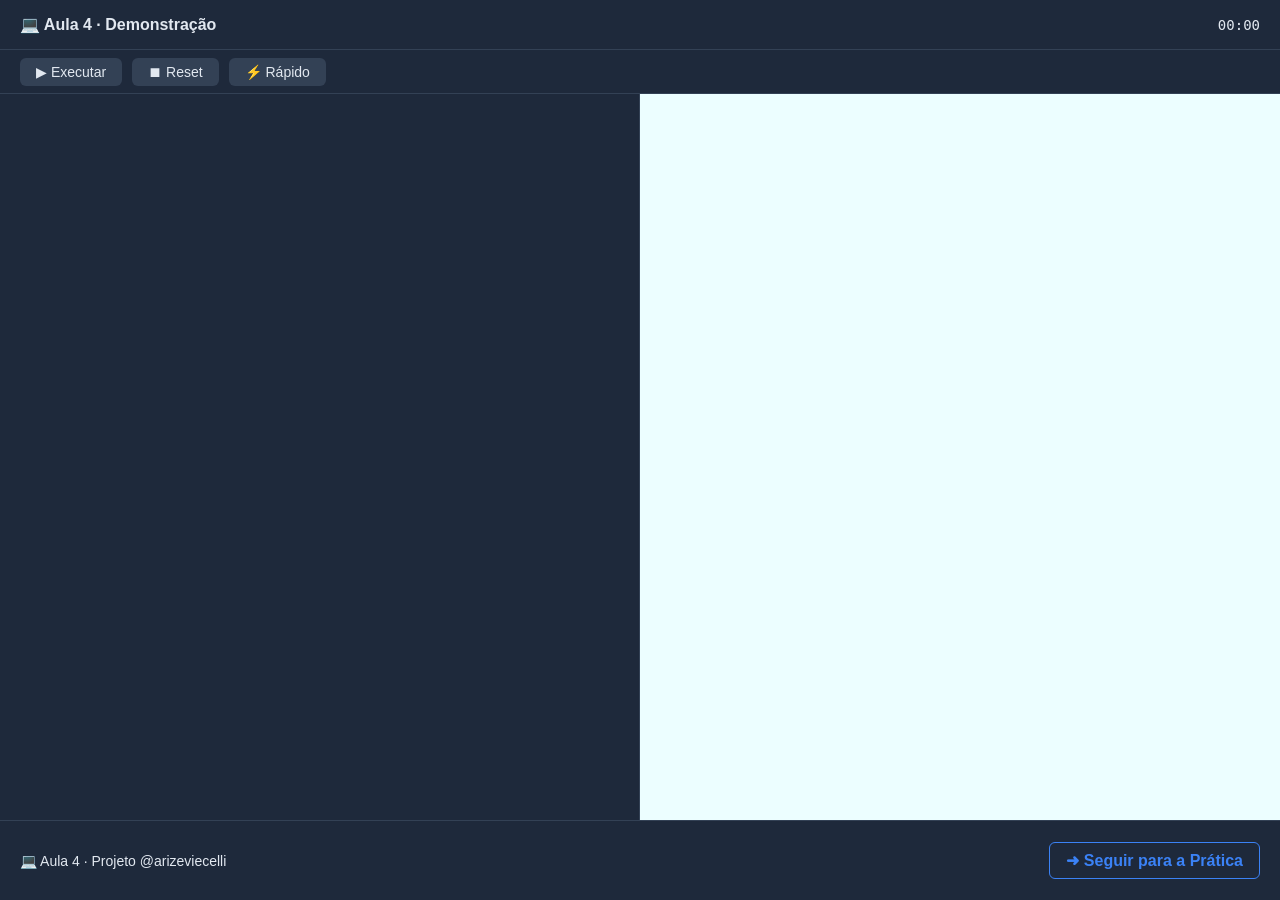
<file: Aula 04/02_demo.html>
<!DOCTYPE html>
<html lang="pt-BR">
<head>
<meta charset="UTF-8">
<meta name="viewport" content="width=device-width, initial-scale=1.0">
<title>Aula 4 - Demonstração</title>
<style>
* { margin: 0; padding: 0; box-sizing: border-box; font-family: 'Segoe UI', sans-serif; }
body { background: #0f172a; color: #e2e8f0; }
.topbar { position: fixed; top: 0; left: 0; right: 0; height: 50px; background: #1e293b; display: flex; align-items: center; justify-content: space-between; padding: 0 20px; border-bottom: 1px solid #334155; z-index: 100; }
.topbar .titulo { font-size: 16px; font-weight: bold; }
.topbar .relogio { font-size: 14px; font-family: monospace; }
.controls { position: fixed; top: 50px; left: 0; right: 0; height: 44px; background: #1e293b; display: flex; align-items: center; gap: 10px; padding: 0 20px; border-bottom: 1px solid #334155; z-index: 99; }
.controls button { background: #334155; color: #e2e8f0; border: none; padding: 6px 16px; border-radius: 6px; cursor: pointer; font-size: 14px; transition: background 0.2s; }
.controls button:hover { background: #475569; }
.controls button.ativo { background: #3b82f6; }
.container { display: flex; margin-top: 94px; height: calc(100vh - 94px - 80px); }
.editor { width: 50%; background: #1e293b; padding: 20px; overflow-y: auto; white-space: pre-wrap; font-family: 'Courier New', monospace; font-size: 14px; line-height: 1.6; border-right: 1px solid #334155; }
.output { width: 50%; background: #ecfeff; color: #0f172a; padding: 20px; overflow-y: auto; font-family: 'Courier New', monospace; font-size: 14px; line-height: 1.6; }
.footer { position: relative; height: 80px; background: #1e293b; display: flex; align-items: center; justify-content: space-between; padding: 0 20px; border-top: 1px solid #334155; }
.footer .creditos { font-size: 14px; }
.footer a { color: #3b82f6; text-decoration: none; font-weight: bold; padding: 8px 16px; border: 1px solid #3b82f6; border-radius: 6px; transition: background 0.2s; }
.footer a:hover { background: #3b82f6; color: #fff; }
.chave { color: #f472b6; } /* keywords */
.s { color: #34d399; } /* strings */
.v { color: #fbbf24; } /* numbers */
</style>
</head>
<body>
<div class="topbar">
  <div class="titulo">💻 Aula 4 · Demonstração</div>
  <div class="relogio" id="relogio">00:00</div>
</div>
<div class="controls">
  <button id="botaoExecutar">▶ Executar</button>
  <button id="botaoReset">⏹ Reset</button>
  <button id="botaoRapido">⚡ Rápido</button>
</div>
<div class="container">
  <div class="editor" id="editor"></div>
  <div class="output" id="output"></div>
</div>
<div class="footer">
  <div class="creditos">💻 Aula 4 · Projeto @arizeviecelli</div>
  <a href="03_pratica.html">➜ Seguir para a Prática</a>
</div>

<script>
// Código fonte (6 linhas)
const codigoFonte = `let idade = 16;
if (idade >= 18) {
  console.log("Maior");
} else {
  console.log("Menor");
}`;

// Elementos
const editor = document.getElementById('editor');
const output = document.getElementById('output');
const relogioEl = document.getElementById('relogio');
const botaoExecutar = document.getElementById('botaoExecutar');
const botaoReset = document.getElementById('botaoReset');
const botaoRapido = document.getElementById('botaoRapido');

// Estado
let executando = false;
let timerInterval = null;
let segundos = 0;
let velocidade = 50; // ms por caractere

// Função para formatar tempo
function formatarTempo(s) {
  const min = Math.floor(s / 60);
  const seg = s % 60;
  return `${String(min).padStart(2, '0')}:${String(seg).padStart(2, '0')}`;
}

// Atualizar relógio
function atualizarRelogio() {
  relogioEl.textContent = formatarTempo(segundos);
}

// Iniciar cronômetro
function iniciarCronometro() {
  if (timerInterval) return;
  timerInterval = setInterval(() => {
    segundos++;
    atualizarRelogio();
  }, 1000);
}

// Parar cronômetro
function pararCronometro() {
  clearInterval(timerInterval);
  timerInterval = null;
}

// Resetar cronômetro
function resetarCronometro() {
  pararCronometro();
  segundos = 0;
  atualizarRelogio();
}

// Função para aplicar realce (highlight)
function realcarLinha(linha) {
  // Substituir palavras-chave, strings e números por spans
  // Ordem: strings (com aspas), números, palavras-chave
  let resultado = linha;
  // Strings: "..." ou '...'
  resultado = resultado.replace(/("[^"]*")|('[^']*')/g, '<span class="s">$&</span>');
  // Números (inteiros e decimais)
  resultado = resultado.replace(/\b(\d+(\.\d+)?)\b/g, '<span class="v">$1</span>');
  // Palavras-chave
  const chaves = ['let', 'if', 'else', 'console', 'log'];
  chaves.forEach(chave => {
    const regex = new RegExp(`\\b${chave}\\b`, 'g');
    resultado = resultado.replace(regex, `<span class="chave">${chave}</span>`);
  });
  return resultado;
}

// Função para simular digitação (typewriter)
function digitarCodigo(linhas, indice, charIndex) {
  if (indice >= linhas.length) {
    // Terminou de digitar, mostrar saída
    mostrarSaida();
    return;
  }
  const linhaAtual = linhas[indice];
  const linhaRealcada = realcarLinha(linhaAtual);
  // Montar o HTML do editor: linhas anteriores (completas) + atual parcial
  let html = '';
  for (let i = 0; i < indice; i++) {
    html += realcarLinha(linhas[i]) + '\n';
  }
  // Linha atual até o caractere atual
  const textoParcial = linhaAtual.substring(0, charIndex);
  const realceParcial = realcarLinha(textoParcial);
  html += realceParcial;
  editor.innerHTML = html;
  // Rolar para baixo
  editor.scrollTop = editor.scrollHeight;
  // Próximo passo
  setTimeout(() => {
    if (charIndex < linhaAtual.length) {
      digitarCodigo(linhas, indice, charIndex + 1);
    } else {
      // Linha completa, passar para próxima
      digitarCodigo(linhas, indice + 1, 0);
    }
  }, velocidade);
}

// Função para mostrar saída
function mostrarSaida() {
  // Simular execução: idade = 16, então "Menor"
  // Saída esperada: "> Menor"
  const saida = "> Menor";
  output.textContent = saida;
  // Marcar como executado
  executando = false;
  botaoExecutar.textContent = '▶ Executar';
}

// Função principal de execução
function executar() {
  if (executando) return;
  executando = true;
  botaoExecutar.textContent = '⏳ Executando...';
  // Resetar editor e saída
  editor.innerHTML = '';
  output.innerHTML = '';
  // Iniciar cronômetro
  iniciarCronometro();
  // Dividir código em linhas
  const linhas = codigoFonte.split('\n');
  // Iniciar digitação
  digitarCodigo(linhas, 0, 0);
}

// Função de reset
function resetar() {
  if (executando) {
    executando = false;
    botaoExecutar.textContent = '▶ Executar';
  }
  resetarCronometro();
  editor.innerHTML = '';
  output.innerHTML = '';
}

// Toggle velocidade
botaoRapido.addEventListener('click', () => {
  if (velocidade === 50) {
    velocidade = 10;
    botaoRapido.style.background = '#3b82f6';
  } else {
    velocidade = 50;
    botaoRapido.style.background = '';
  }
});

// Eventos
botaoExecutar.addEventListener('click', executar);
botaoReset.addEventListener('click', resetar);

// Inicializar relógio
atualizarRelogio();
</script>
</body>
</html>
</file>
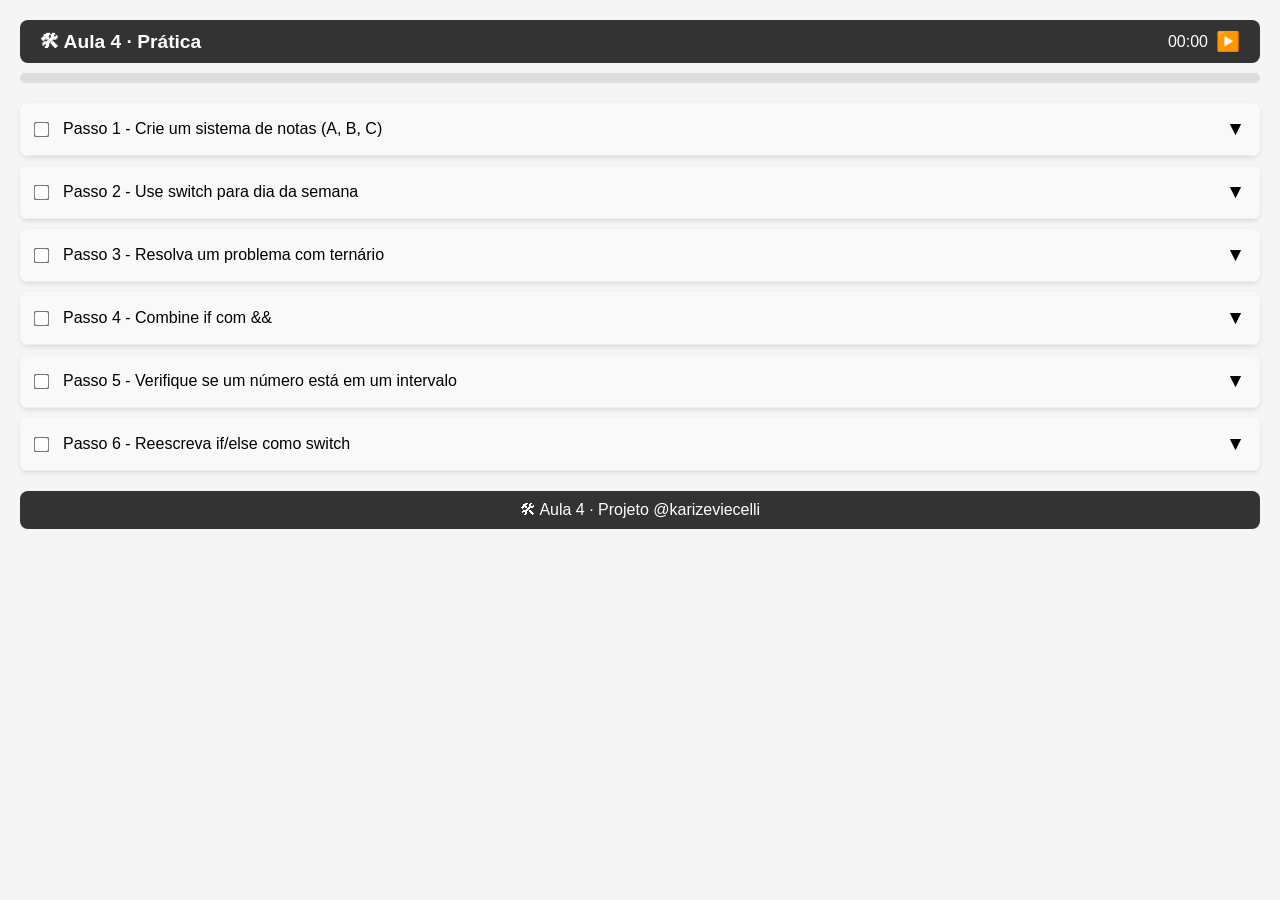
<file: Aula 04/03_pratica.html>
<!DOCTYPE html>
<html lang="pt-BR">
<head>
<meta charset="UTF-8">
<meta name="viewport" content="width=device-width, initial-scale=1.0">
<title>Aula 4 - Prática</title>
<style>
* { box-sizing: border-box; margin: 0; padding: 0; }
body { font-family: Arial, sans-serif; background: #f5f5f5; padding: 20px; }
.topbar { display: flex; align-items: center; justify-content: space-between; background: #333; color: white; padding: 10px 20px; border-radius: 8px; margin-bottom: 10px; }
.topbar h1 { font-size: 1.2em; }
.timer { display: flex; align-items: center; gap: 8px; }
.timer button { background: none; border: none; color: white; font-size: 1.2em; cursor: pointer; }
.progress-bar { background: #ddd; height: 10px; border-radius: 5px; margin-bottom: 20px; }
.progress { background: #4CAF50; height: 100%; width: 0%; border-radius: 5px; transition: width 0.3s; }
.card { background: white; border-radius: 8px; margin-bottom: 10px; box-shadow: 0 2px 4px rgba(0,0,0,0.1); overflow: hidden; }
.card-header { display: flex; align-items: center; padding: 15px; cursor: pointer; background: #f9f9f9; border-bottom: 1px solid #eee; }
.card-header input[type="checkbox"] { margin-right: 15px; transform: scale(1.2); }
.card-header .step-title { flex: 1; }
.card-header .expand-btn { background: none; border: none; font-size: 1.2em; cursor: pointer; }
.card-body { padding: 0 15px; max-height: 0; overflow: hidden; transition: max-height 0.3s ease, padding 0.3s; }
.card-body.open { max-height: 500px; padding: 15px; }
.instrucao, .dica { margin-bottom: 10px; }
.dica { background: #fff3cd; padding: 8px; border-radius: 4px; }
.gabarito-btn { background: #007bff; color: white; border: none; padding: 6px 12px; border-radius: 4px; cursor: pointer; }
.gabarito-code { background: #2d2d2d; color: #f8f8f2; padding: 10px; border-radius: 4px; overflow-x: auto; margin-top: 10px; white-space: pre-wrap; word-break: break-all; display: none; }
.gabarito-code.show { display: block; }
.footer { text-align: center; margin-top: 20px; padding: 10px; background: #333; color: white; border-radius: 8px; }
.cta { display: none; text-align: center; margin-top: 20px; }
.cta a { display: inline-block; background: #28a745; color: white; text-decoration: none; padding: 10px 20px; border-radius: 5px; font-weight: bold; }
</style>
</head>
<body>
<div class="topbar">
<h1>🛠 Aula 4 · Prática</h1>
<div class="timer">
<span id="timerDisplay">00:00</span>
<button id="timerToggle">▶️</button>
</div>
</div>
<div class="progress-bar">
<div class="progress" id="progressBar"></div>
</div>

<!-- Card 1 -->
<div class="card" data-index="0">
<div class="card-header" onclick="toggleCard(this)">
<input type="checkbox" onchange="updateProgress()">
<span class="step-title">Passo 1 - Crie um sistema de notas (A, B, C)</span>
<button class="expand-btn">▼</button>
</div>
<div class="card-body">
<div class="instrucao"><strong>Instrução:</strong> Crie uma variável com uma nota de 0 a 100. Use if/else para classificar: A (>= 90), B (>= 80), C (< 80). Exiba a classificação.</div>
<div class="dica"><strong>Dica:</strong> Use else if para verificar múltiplas condições.</div>
<button class="gabarito-btn" onclick="toggleGabarito(this)">📖 Gabarito</button>
<div class="gabarito-code">let nota = 85; <br>if (nota >= 90) { <br>    console.log("A"); <br>} else if (nota >= 80) { <br>    console.log("B"); <br>} else { <br>    console.log("C"); <br>}</div>
</div>
</div>

<!-- Card 2 -->
<div class="card" data-index="1">
<div class="card-header" onclick="toggleCard(this)">
<input type="checkbox" onchange="updateProgress()">
<span class="step-title">Passo 2 - Use switch para dia da semana</span>
<button class="expand-btn">▼</button>
</div>
<div class="card-body">
<div class="instrucao"><strong>Instrução:</strong> Crie uma variável com número de 1 a 7. Use switch para exibir o nome do dia correspondente (1 = Domingo, 2 = Segunda...). Caso inválido, exiba "Dia inválido".</div>
<div class="dica"><strong>Dica:</strong> Use case para cada número e break para interromper.</div>
<button class="gabarito-btn" onclick="toggleGabarito(this)">📖 Gabarito</button>
<div class="gabarito-code">let dia = 3; <br>switch(dia) { <br>  case 1: console.log("Domingo"); <br>    break; <br> case 2: console.log("Segunda"); <br>    break; <br> case 3: console.log("Terça"); <br>  break; <br> default: console.log("Dia inválido"); <br>}</div>
</div>
</div>

<!-- Card 3 -->
<div class="card" data-index="2">
<div class="card-header" onclick="toggleCard(this)">
<input type="checkbox" onchange="updateProgress()">
<span class="step-title">Passo 3 - Resolva um problema com ternário</span>
<button class="expand-btn">▼</button>
</div>
<div class="card-body">
<div class="instrucao"><strong>Instrução:</strong> Crie uma variável com uma temperatura. Use o operador ternário para exibir "Quente" se maior que 25, ou "Frio" caso contrário.</div>
<div class="dica"><strong>Dica:</strong> condicao ? valorSeVerdadeiro : valorSeFalso</div>
<button class="gabarito-btn" onclick="toggleGabarito(this)">📖 Gabarito</button>
<div class="gabarito-code">let temp = 30; <br>let clima = temp > 25 ? "Quente" : "Frio"; <br>console.log(clima);</div>
</div>
</div>

<!-- Card 4 -->
<div class="card" data-index="3">
<div class="card-header" onclick="toggleCard(this)">
<input type="checkbox" onchange="updateProgress()">
<span class="step-title">Passo 4 - Combine if com &&</span>
<button class="expand-btn">▼</button>
</div>
<div class="card-body">
<div class="instrucao"><strong>Instrução:</strong> Crie duas variáveis: maior de idade (boolean) e tem carteira (boolean). Use if com && para verificar se a pessoa pode dirigir (maior de idade E tem carteira).</div>
<div class="dica"><strong>Dica:</strong> && exige que TODAS as condições sejam verdadeiras.</div>
<button class="gabarito-btn" onclick="toggleGabarito(this)">📖 Gabarito</button>
<div class="gabarito-code">let maiorIdade = true; <br>let temCarteira = true; <br>if (maiorIdade && temCarteira) { <br> console.log("Pode dirigir"); <br>}</div>
</div>
</div>

<!-- Card 5 -->
<div class="card" data-index="4">
<div class="card-header" onclick="toggleCard(this)">
<input type="checkbox" onchange="updateProgress()">
<span class="step-title">Passo 5 - Verifique se um número está em um intervalo</span>
<button class="expand-btn">▼</button>
</div>
<div class="card-body">
<div class="instrucao"><strong>Instrução:</strong> Crie uma variável com um número. Verifique se ele está entre 10 e 20 (inclusive). Exiba "Dentro" ou "Fora" do intervalo.</div>
<div class="dica"><strong>Dica:</strong> Use && para verificar duas condições ao mesmo tempo.</div>
<button class="gabarito-btn" onclick="toggleGabarito(this)">📖 Gabarito</button>
<div class="gabarito-code">let num = 15; <br>if (num >= 10 && num <= 20) { <br> console.log("Dentro"); <br>} else { <br> console.log("Fora"); <br>}</div>
</div>
</div>

<!-- Card 6 -->
<div class="card" data-index="5">
<div class="card-header" onclick="toggleCard(this)">
<input type="checkbox" onchange="updateProgress()">
<span class="step-title">Passo 6 - Reescreva if/else como switch</span>
<button class="expand-btn">▼</button>
</div>
<div class="card-body">
<div class="instrucao"><strong>Instrução:</strong> Você tem um if/else que verifica cores. Reescreva-o usando switch. Cores: "vermelho" → "Pare", "amarelo" → "Atenção", "verde" → "Siga".</div>
<div class="dica"><strong>Dica:</strong> Cada case corresponde a uma cor.</div>
<button class="gabarito-btn" onclick="toggleGabarito(this)">📖 Gabarito</button>
<div class="gabarito-code">let cor = "verde"; <br>switch(cor) { <br>    case "vermelho": console.log("Pare"); <br>    break; <br>   case "amarelo": console.log("Atenção"); <br>    break; <br>   case "verde": console.log("Siga"); <br>    break; <br>   default: console.log("Cor inválida"); <br>}</div>
</div>
</div>

<div class="cta" id="cta">
<a href="04_desafio.html">➜ Seguir para o Desafio</a>
</div>

<div class="footer">
🛠 Aula 4 · Projeto @karizeviecelli
</div>

<script>
let timerInterval;
let seconds = 0;
let isRunning = false;

function toggleCard(header) {
  const body = header.nextElementSibling;
  const btn = header.querySelector('.expand-btn');
  const isOpen = body.classList.contains('open');
  // Close all other cards? Not required, but accordion style: open/close each individually
  body.classList.toggle('open');
  btn.textContent = isOpen ? '▼' : '▲';
}

function toggleGabarito(btn) {
  const code = btn.nextElementSibling;
  if (code && code.classList.contains('gabarito-code')) {
    code.classList.toggle('show');
    btn.textContent = code.classList.contains('show') ? '📖 Ocultar Gabarito' : '📖 Gabarito';
  }
}

function updateProgress() {
  const checkboxes = document.querySelectorAll('.card-header input[type="checkbox"]');
  const checked = document.querySelectorAll('.card-header input[type="checkbox"]:checked').length;
  const total = checkboxes.length;
  const progress = (checked / total) * 100;
  document.getElementById('progressBar').style.width = progress + '%';
  const cta = document.getElementById('cta');
  if (checked === total) {
    cta.style.display = 'block';
  } else {
    cta.style.display = 'none';
  }
}

function toggleTimer() {
  const display = document.getElementById('timerDisplay');
  const btn = document.getElementById('timerToggle');
  if (!isRunning) {
    timerInterval = setInterval(() => {
      seconds++;
      const mins = String(Math.floor(seconds / 60)).padStart(2, '0');
      const secs = String(seconds % 60).padStart(2, '0');
      display.textContent = mins + ':' + secs;
    }, 1000);
    btn.textContent = '⏸️';
    isRunning = true;
  } else {
    clearInterval(timerInterval);
    btn.textContent = '▶️';
    isRunning = false;
  }
}

document.getElementById('timerToggle').addEventListener('click', toggleTimer);

// Initialize progress
updateProgress();
</script>
</body>
</html>
</file>
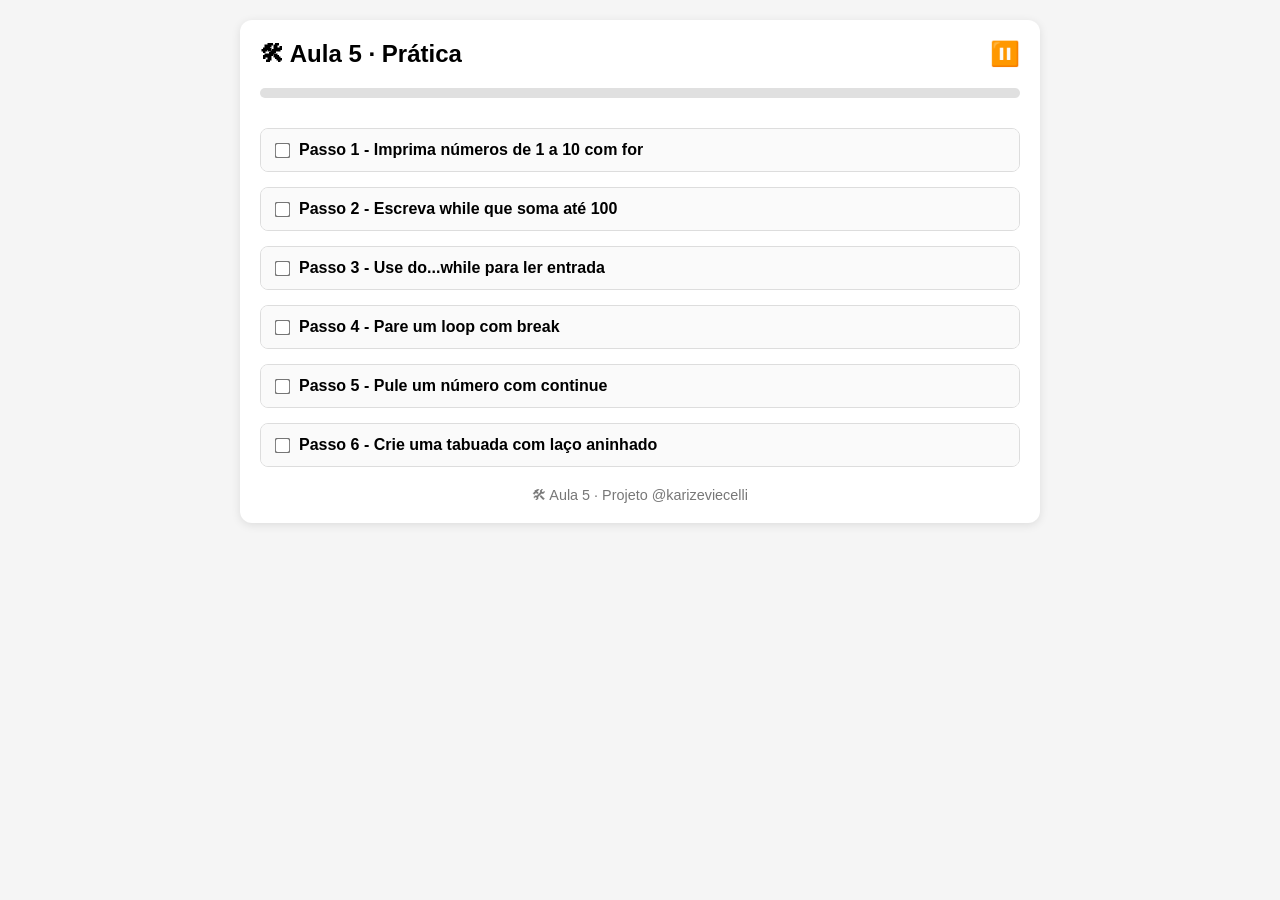
<file: Aula 05/03_pratica.html>
<!DOCTYPE html>
<html lang="pt-BR">
<head>
    <meta charset="UTF-8">
    <meta name="viewport" content="width=device-width, initial-scale=1.0">
    <title>Aula 5 - Prática</title>
    <style>
        * {
            margin: 0;
            padding: 0;
            box-sizing: border-box;
        }
        body {
            font-family: Arial, sans-serif;
            background: #f5f5f5;
            padding: 20px;
        }
        .container {
            max-width: 800px;
            margin: 0 auto;
            background: #fff;
            border-radius: 12px;
            box-shadow: 0 2px 10px rgba(0,0,0,0.1);
            padding: 20px;
        }
        .header {
            display: flex;
            align-items: center;
            justify-content: space-between;
            margin-bottom: 20px;
        }
        .header h1 {
            font-size: 1.5rem;
        }
        .timer-btn {
            background: none;
            border: none;
            font-size: 1.5rem;
            cursor: pointer;
        }
        .progress-bar {
            width: 100%;
            height: 10px;
            background: #e0e0e0;
            border-radius: 5px;
            margin-bottom: 30px;
        }
        .progress-fill {
            height: 100%;
            background: #4caf50;
            border-radius: 5px;
            transition: width 0.3s;
        }
        .card {
            border: 1px solid #ddd;
            border-radius: 8px;
            margin-bottom: 15px;
            overflow: hidden;
        }
        .card-header {
            background: #fafafa;
            padding: 12px 15px;
            display: flex;
            align-items: center;
            cursor: pointer;
            user-select: none;
        }
        .card-header input[type="checkbox"] {
            margin-right: 10px;
            transform: scale(1.2);
        }
        .card-header .checkbox-label {
            flex: 1;
            font-weight: bold;
        }
        .card-body {
            padding: 0 15px 15px;
            display: none;
        }
        .card.open .card-body {
            display: block;
        }
        .card-body p {
            margin: 10px 0;
        }
        .gabarito-btn {
            background: #2196f3;
            color: white;
            border: none;
            padding: 8px 16px;
            border-radius: 4px;
            cursor: pointer;
            margin: 10px 0;
        }
        .gabarito-code {
            background: #f0f0f0;
            padding: 10px;
            border-radius: 4px;
            font-family: monospace;
            white-space: pre-wrap;
            display: none;
        }
        .gabarito-code.show {
            display: block;
        }
        .cta {
            display: none;
            text-align: center;
            margin: 30px 0 20px;
            padding: 20px;
            background: #e8f5e9;
            border-radius: 8px;
        }
        .cta.show {
            display: block;
        }
        .cta a {
            display: inline-block;
            background: #4caf50;
            color: white;
            padding: 12px 24px;
            text-decoration: none;
            border-radius: 5px;
            font-weight: bold;
        }
        .footer {
            text-align: center;
            margin-top: 20px;
            color: #777;
            font-size: 0.9rem;
        }
    </style>
</head>
<body>
    <div class="container">
        <div class="header">
            <h1>🛠 Aula 5 · Prática</h1>
            <button class="timer-btn" id="timerBtn">⏸️</button>
        </div>
        <div class="progress-bar">
            <div class="progress-fill" id="progressFill" style="width: 0%;"></div>
        </div>

        <div id="cardsContainer">
            <!-- Cards serão gerados via JS -->
        </div>

        <div class="cta" id="cta">
            <p>Parabéns! Você concluiu todos os passos.</p>
            <a href="04_desafio.html">➜ Seguir para o Desafio</a>
        </div>

        <div class="footer">🛠 Aula 5 · Projeto @karizeviecelli</div>
    </div>

    <script>
        const steps = [
            {
                title: "Passo 1 - Imprima números de 1 a 10 com for",
                instruction: "Use o laço for para exibir os números de 1 a 10 no console.",
                dica: "<code>for (let i = 1; i <= 10; i++) { }</code>",
                gabarito: "for (let i = 1; i <= 10; i++) {  \nconsole.log(i); \n}"
            },
            {
                title: "Passo 2 - Escreva while que soma até 100",
                instruction: "Use while para somar números de 1 até 100. Exiba o resultado final (que deve ser 5050).",
                dica: "Acumule os valores em uma variável soma.",
                gabarito: "let soma = 0; \nlet i = 1; \nwhile (i <= 100) { \n   soma += i; \n   i++; \n } \nconsole.log(soma);"
            },
            {
                title: "Passo 3 - Use do...while para ler entrada",
                instruction: "Simule um programa que pede uma senha e repete enquanto a senha estiver errada. Use do...while.",
                dica: "<code>do { } while (senha !== \"1234\");</code>",
                gabarito: "let senha; \ndo { \n senha = \"1234\"; \n} while (senha !== \"1234\"); \nconsole.log(\"Acesso liberado\");"
            },
            {
                title: "Passo 4 - Pare um loop com break",
                instruction: "Crie um for de 1 a 10 mas pare (break) quando chegar no 5. Exiba apenas 1, 2, 3, 4.",
                dica: "<code>if (i === 5) break;</code>",
                gabarito: "for (let i = 1; i <= 10; i++) { \n   if (i === 5) \n     break; \n   console.log(i);\n}"
            },
            {
                title: "Passo 5 - Pule um número com continue",
                instruction: "Crie um for de 1 a 5 que pule (continue) o número 3. Exiba: 1, 2, 4, 5.",
                dica: "<code>if (i === 3) continue;</code>",
                gabarito: "for (let i = 1; i <= 5; i++) { \n   if (i === 3) continue; \nconsole.log(i); \n}"
            },
            {
                title: "Passo 6 - Crie uma tabuada com laço aninhado",
                instruction: "Use dois for aninhados para criar a tabuada do 1 até o 3 (1x1 até 3x3).",
                dica: "for externo = multiplicando, for interno = multiplicador.",
                gabarito: "for (let i = 1; i <= 3; i++) { \n    for (let j = 1; j <= 3; j++) { \n       console.log(i + \" x \" + j + \" = \" + (i * j)); \n    } \n}"
            }
        ];

        const cardsContainer = document.getElementById('cardsContainer');
        const progressFill = document.getElementById('progressFill');
        const cta = document.getElementById('cta');
        const timerBtn = document.getElementById('timerBtn');
        let timerRunning = false;
        let seconds = 0;
        let interval;

        function renderCards() {
            cardsContainer.innerHTML = '';
            steps.forEach((step, index) => {
                const card = document.createElement('div');
                card.className = 'card';
                card.id = `card-${index}`;

                const header = document.createElement('div');
                header.className = 'card-header';
                header.onclick = function(e) {
                    if (e.target.tagName !== 'INPUT') {
                        card.classList.toggle('open');
                    }
                };

                const checkbox = document.createElement('input');
                checkbox.type = 'checkbox';
                checkbox.id = `check-${index}`;
                checkbox.onchange = updateProgress;

                const label = document.createElement('label');
                label.className = 'checkbox-label';
                label.setAttribute('for', `check-${index}`);
                label.textContent = step.title;

                header.appendChild(checkbox);
                header.appendChild(label);

                const body = document.createElement('div');
                body.className = 'card-body';

                const instrP = document.createElement('p');
                instrP.innerHTML = `<strong>Instrução:</strong> ${step.instruction}`;
                body.appendChild(instrP);

                const dicaP = document.createElement('p');
                dicaP.innerHTML = `<strong>Dica:</strong> ${step.dica}`;
                body.appendChild(dicaP);

                const gabBtn = document.createElement('button');
                gabBtn.className = 'gabarito-btn';
                gabBtn.textContent = '📖 Gabarito';
                gabBtn.onclick = function() {
                    const codeDiv = document.getElementById(`gabarito-${index}`);
                    codeDiv.classList.toggle('show');
                };
                body.appendChild(gabBtn);

                const codeDiv = document.createElement('div');
                codeDiv.className = 'gabarito-code';
                codeDiv.id = `gabarito-${index}`;
                codeDiv.textContent = step.gabarito;
                body.appendChild(codeDiv);

                card.appendChild(header);
                card.appendChild(body);
                cardsContainer.appendChild(card);
            });
        }

        function updateProgress() {
            const checkboxes = document.querySelectorAll('.card-body input[type="checkbox"]');
            // Actually we need to get the checkboxes from headers
            const chk = document.querySelectorAll('.card-header input[type="checkbox"]');
            const total = chk.length;
            let checked = 0;
            chk.forEach(cb => {
                if (cb.checked) checked++;
            });
            const percent = (checked / total) * 100;
            progressFill.style.width = percent + '%';
            if (checked === total) {
                cta.classList.add('show');
            } else {
                cta.classList.remove('show');
            }
        }

        function toggleTimer() {
            if (timerRunning) {
                clearInterval(interval);
                timerBtn.textContent = '▶️';
            } else {
                interval = setInterval(() => {
                    seconds++;
                    // Could display timer somewhere but not required
                }, 1000);
                timerBtn.textContent = '⏸️';
            }
            timerRunning = !timerRunning;
        }

        timerBtn.addEventListener('click', toggleTimer);

        renderCards();
        updateProgress();
    </script>
</body>
</html>
</file>
<file: Aula 12/Desafios/CSS/styles.css>
body{
    background: white;
    color: black;
    transition: 0.3s;
}

.dark{
    background: #121212;
    color: white;
}

button{
    padding:10px 20px;
    cursor:pointer;
}
</file>
<file: Aula 12/DOM Avançado/CSS/styles.css>
/* ==========================================================================
   Reset e Configurações Gerais (Tema Escuro Padrão)
   ========================================================================== */
* {
    margin: 0;
    padding: 0;
    box-sizing: border-box;
}

body {
    font-family: 'Segoe UI', Tahoma, Geneva, Verdana, sans-serif;
    background-color: #141414;
    color: #f5f5f5;
    padding: 20px;
    line-height: 1.6;
    transition: background-color 0.3s ease, color 0.3s ease;
}

header {
    text-align: center;
    margin-bottom: 30px;
    padding: 20px 0;
}

header h1 {
    color: #E50914;
    font-size: 3rem;
    letter-spacing: 1px;
    text-transform: uppercase;
    font-weight: 900;
}

header p {
    color: #aaa;
    font-size: 1.1rem;
    margin-top: 5px;
}

hr {
    border: 0;
    height: 1px;
    background: #333;
    margin: 40px 0;
}

h2 {
    color: #fff;
    margin-bottom: 20px;
    font-weight: 600;
    text-align: center;
}

/* ==========================================================================
   Botão de Alternar Tema (Fixo)
   ========================================================================== */
#tema {
    position: fixed;
    top: 20px;
    right: 20px;
    background-color: #1f1f1f;
    color: #fff;
    border: 2px solid #333;
    padding: 10px 18px;
    border-radius: 30px;
    font-size: 0.9rem;
    font-weight: bold;
    cursor: pointer;
    box-shadow: 0 4px 10px rgba(0, 0, 0, 0.3);
    transition: all 0.3s ease;
    z-index: 1000;
}

#tema:hover {
    background-color: #E50914;
    border-color: #E50914;
    transform: translateY(-2px);
    box-shadow: 0 6px 15px rgba(229, 9, 20, 0.4);
}

#tema:active {
    transform: translateY(0);
}

/* ==========================================================================
   Formulário de Cadastro
   ========================================================================== */
.form-container {
    background-color: #1f1f1f;
    padding: 30px;
    border-radius: 8px;
    max-width: 450px;
    margin: 0 auto;
    box-shadow: 0 4px 15px rgba(0, 0, 0, 0.5);
    border: 1px solid #2d2d2d;
    transition: background-color 0.3s ease, border-color 0.3s ease;
}

.form-container h2 {
    margin-bottom: 25px;
    font-size: 1.5rem;
}

.form-group {
    margin-bottom: 20px;
}

label {
    display: block;
    margin-bottom: 8px;
    color: #ccc;
    font-size: 0.9rem;
    font-weight: bold;
}

input {
    width: 100%;
    padding: 12px;
    background-color: #333;
    border: 1px solid #444;
    border-radius: 4px;
    color: #fff;
    font-size: 1rem;
    transition: border-color 0.3s ease, background-color 0.3s ease;
}

input:focus {
    border-color: #E50914;
    outline: none;
    background-color: #3b3b3b;
}

.btn-cadastrar {
    background-color: #E50914;
    color: white;
    border: none;
    padding: 14px;
    border-radius: 4px;
    cursor: pointer;
    font-size: 1rem;
    font-weight: bold;
    width: 100%;
    text-transform: uppercase;
    transition: background-color 0.2s ease, transform 0.1s ease;
}

.btn-cadastrar:hover {
    background-color: #b80710;
}

.btn-cadastrar:active {
    transform: scale(0.98);
}

/* ==========================================================================
   Cards de Filmes
   ========================================================================== */
#lista-filmes {
    display: flex;
    flex-wrap: wrap;
    gap: 20px;
    justify-content: center;
    margin-top: 20px;
}

.card {
    background-color: #1f1f1f;
    border-top: 4px solid #E50914;
    padding: 20px;
    border-radius: 6px;
    box-shadow: 0 4px 10px rgba(0, 0, 0, 0.3);
    width: 250px;
    display: flex;
    flex-direction: column;
    justify-content: space-between;
    border: 1px solid #2d2d2d;
    transition: background-color 0.3s ease, border-color 0.3s ease;
}

.card p {
    margin: 8px 0;
    font-size: 0.95rem;
    color: #ddd;
}

.card p strong {
    color: #fff;
    font-size: 1.1rem;
}

.btn-excluir {
    background-color: transparent;
    color: #ff4d4d;
    border: 1px solid #ff4d4d;
    margin-top: 15px;
    font-size: 0.85rem;
    padding: 8px;
    border-radius: 4px;
    cursor: pointer;
    font-weight: bold;
    text-transform: uppercase;
    transition: all 0.2s ease;
}

.btn-excluir:hover {
    background-color: #ff4d4d;
    color: white;
}

/* ==========================================================================
   Modo Claro (Ativado via Classe no JS)
   ========================================================================== */
body.light-mode {
    background-color: #f4f4f9;
    color: #141414;
}

body.light-mode #tema {
    background-color: #ffffff;
    color: #141414;
    border-color: #ccc;
    box-shadow: 0 4px 10px rgba(0, 0, 0, 0.1);
}

body.light-mode #tema:hover {
    background-color: #141414;
    color: #ffffff;
    border-color: #141414;
}

body.light-mode .form-container, 
body.light-mode .card {
    background-color: #ffffff;
    border-color: #ddd;
    box-shadow: 0 4px 15px rgba(0, 0, 0, 0.05);
}

body.light-mode h2,
body.light-mode .card p strong {
    color: #141414;
}

body.light-mode .card p {
    color: #444;
}

body.light-mode input {
    background-color: #fff;
    border-color: #ccc;
    color: #141414;
}

body.light-mode input:focus {
    border-color: #E50914;
}

body.light-mode hr {
    background: #ccc;
}
</file>
